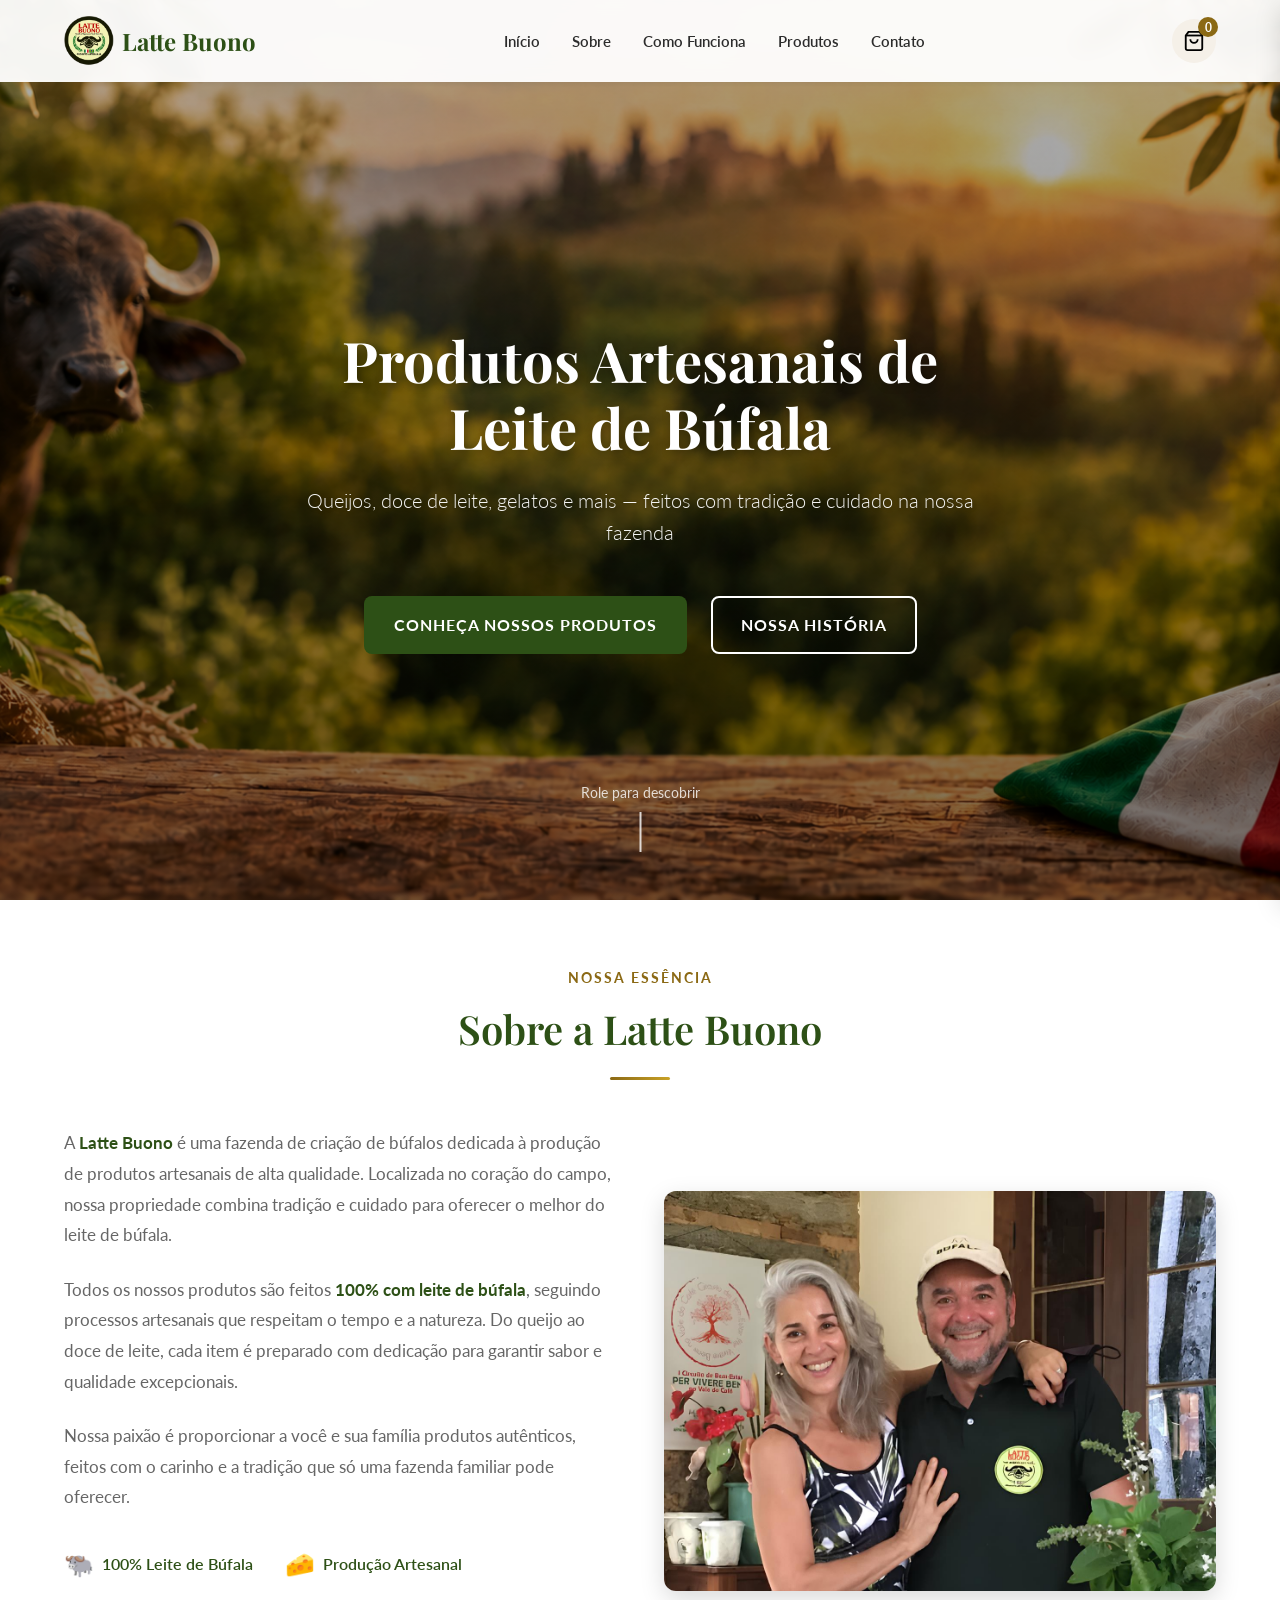
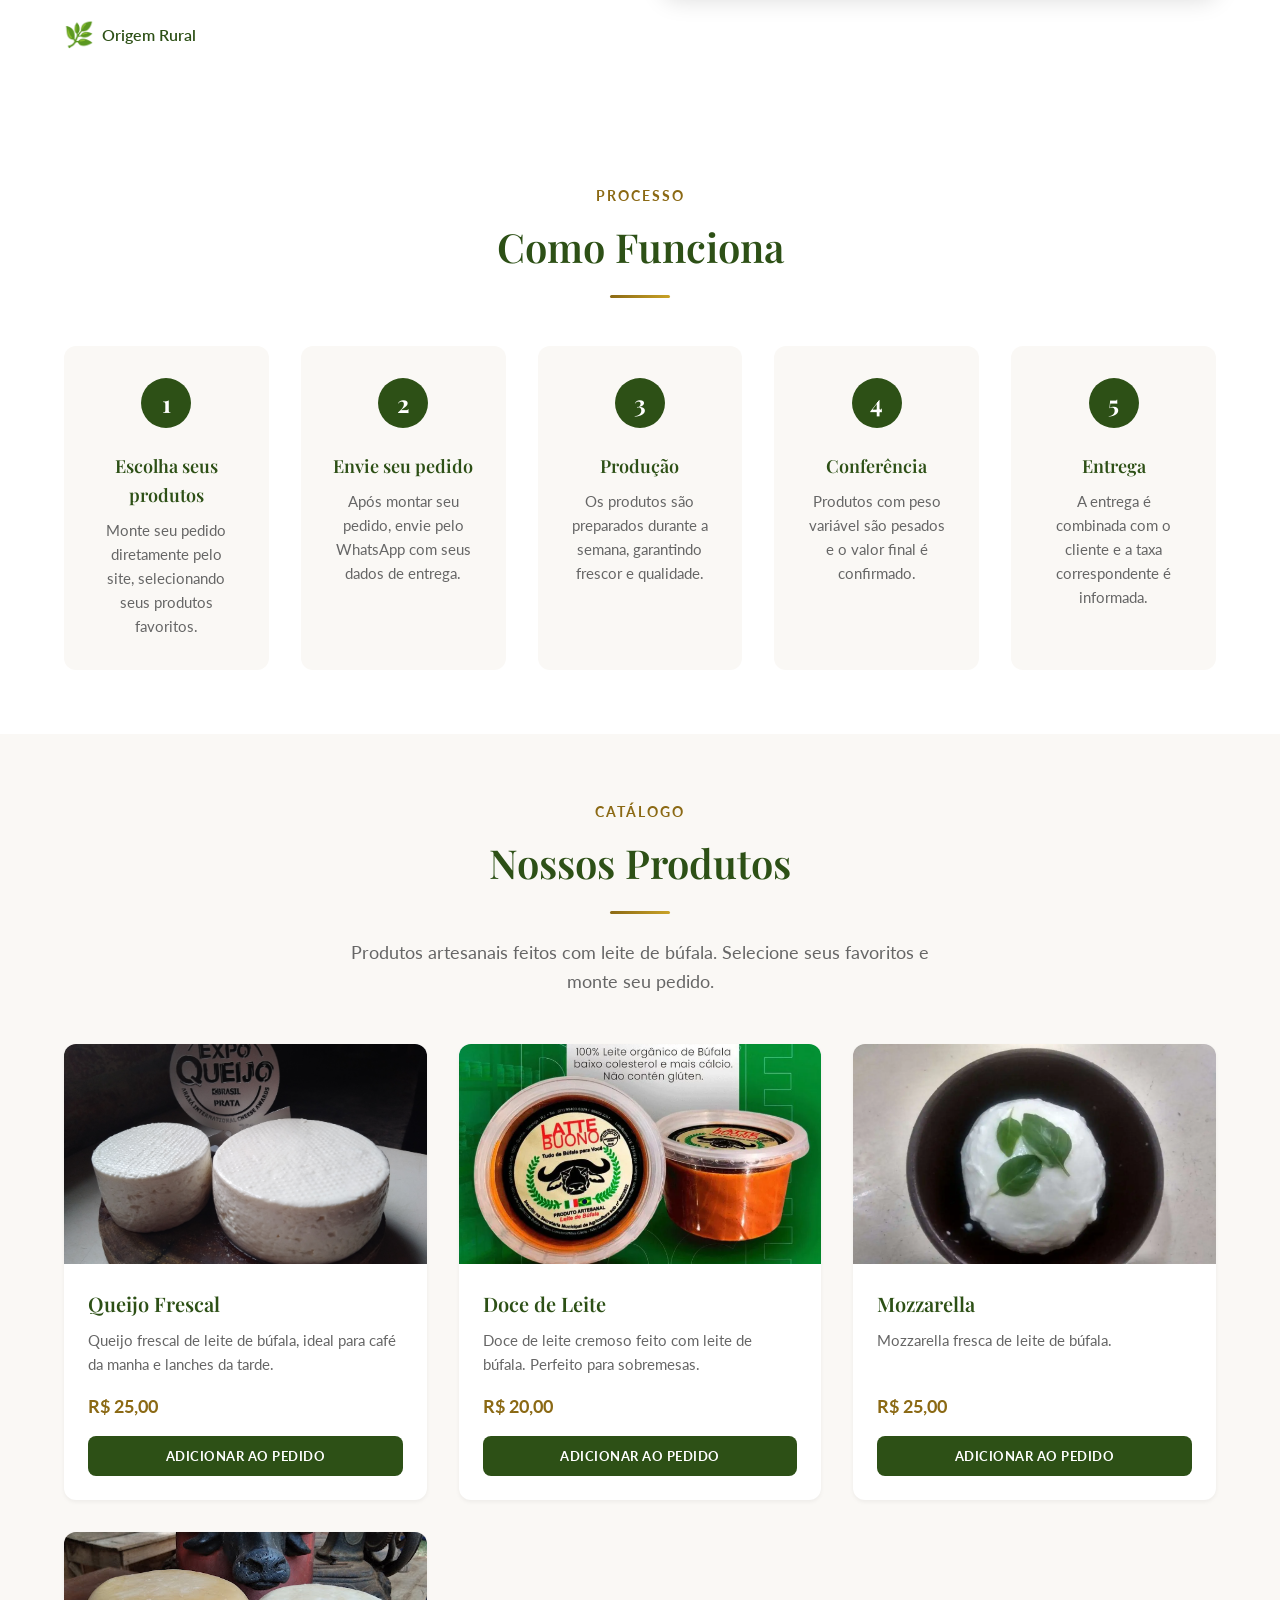
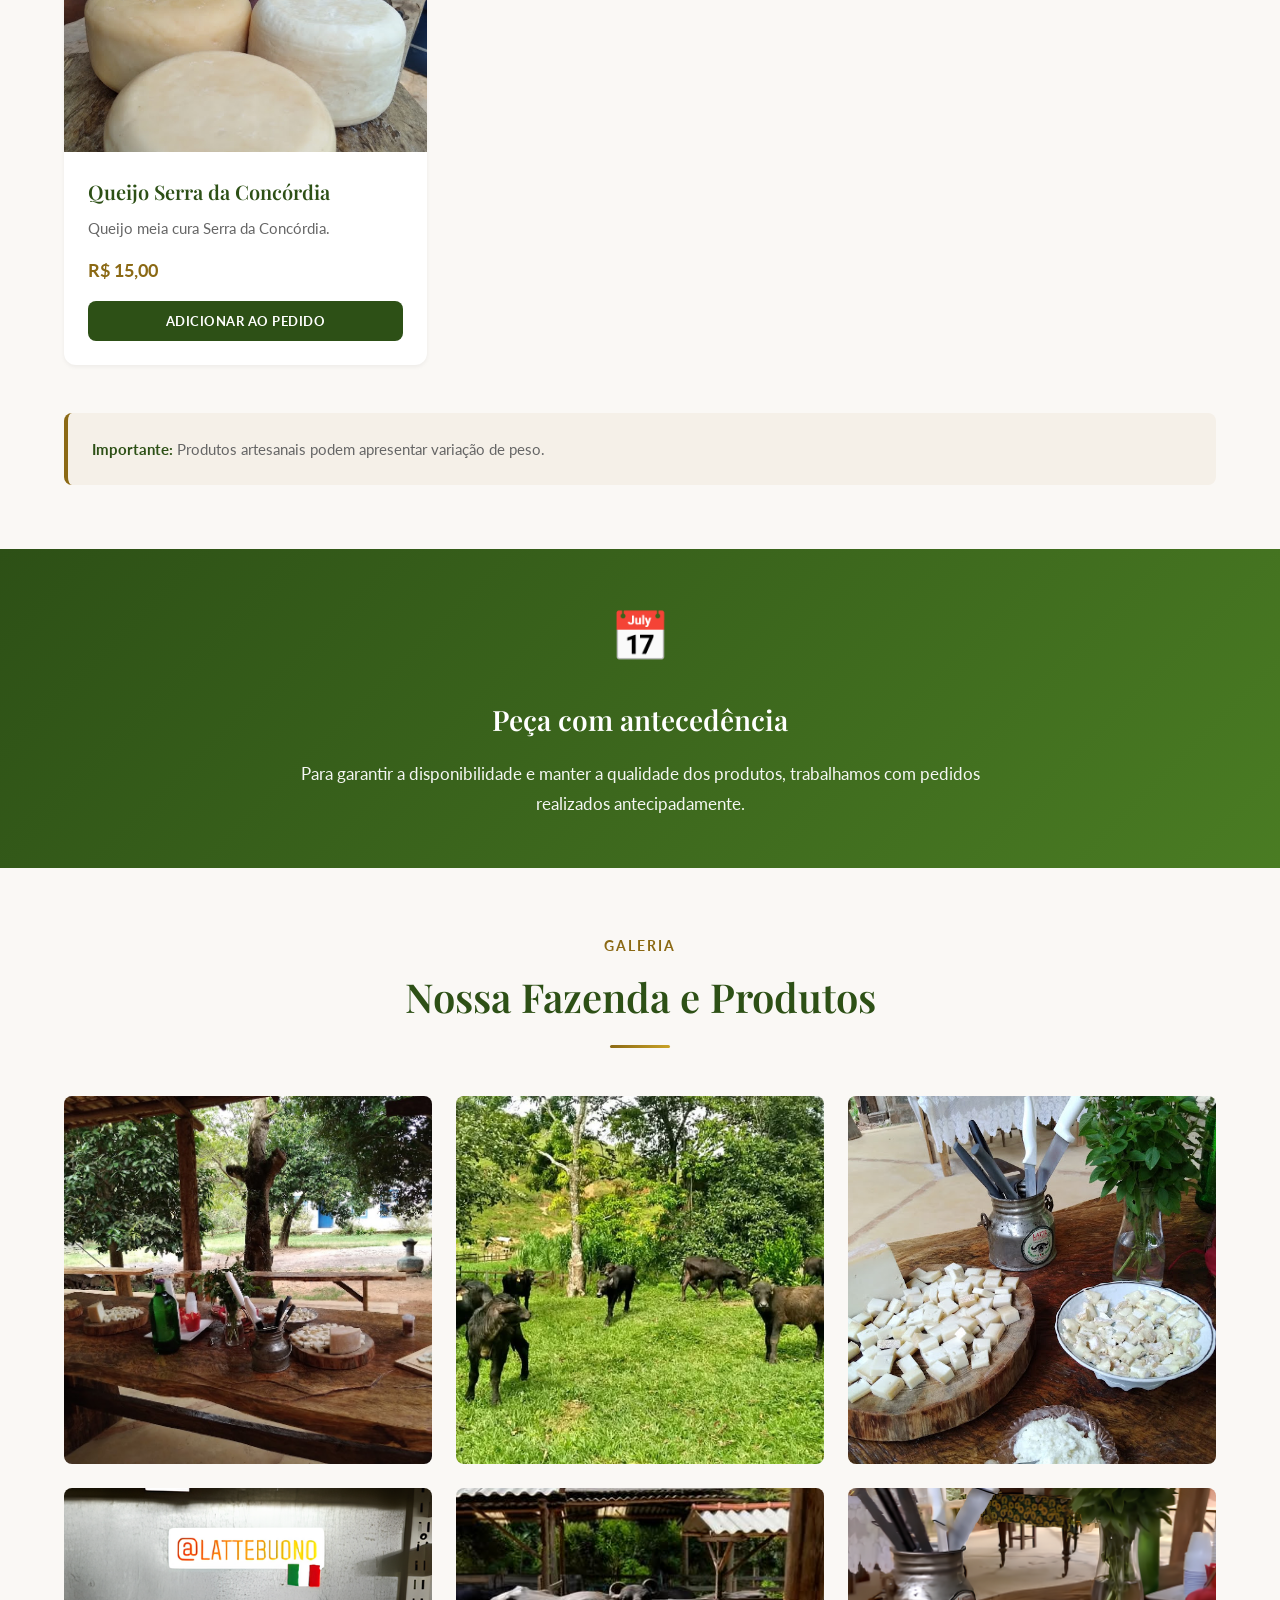
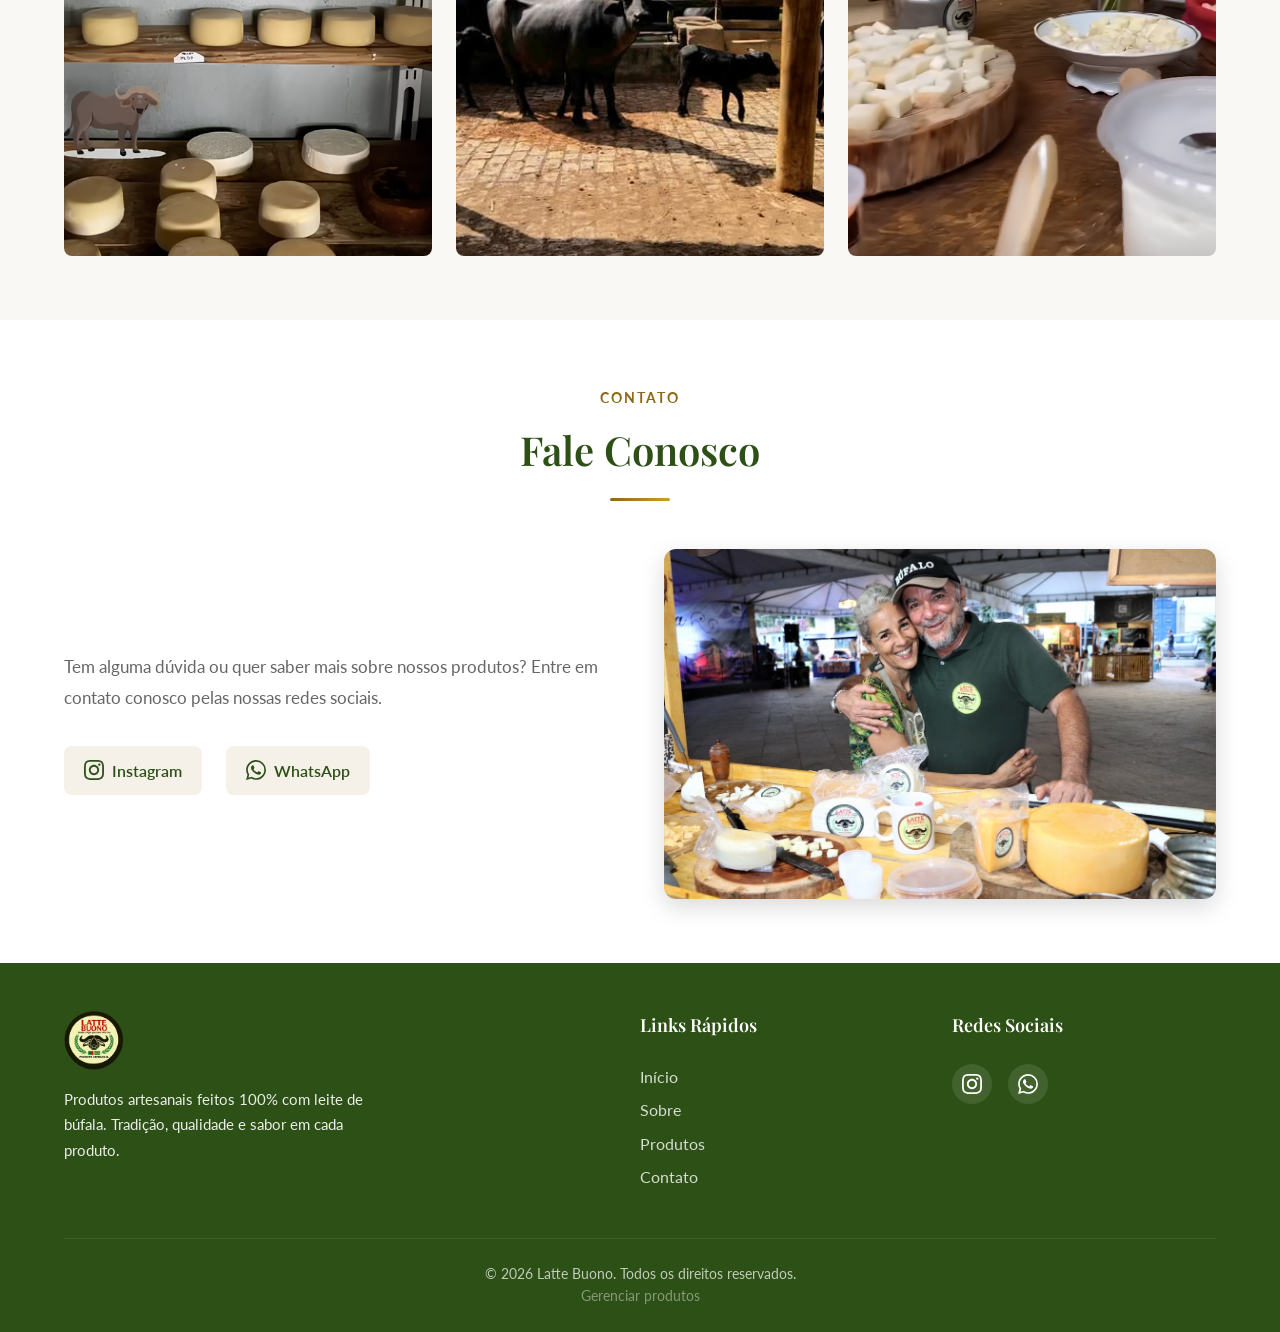
<file: index.html>
<!DOCTYPE html>
<html lang="pt-BR">
<head>
    <meta charset="UTF-8">
    <meta name="viewport" content="width=device-width, initial-scale=1.0, viewport-fit=cover">
    <title>Latte Buono | Produtos Artesanais de Leite de Búfala</title>
    <meta name="description" content="Latte Buono - Fazenda de criação de búfalos. Produtos artesanais feitos 100% com leite de búfala: queijos, manteiga, doce de leite, iogurtes e mais.">
    <meta property="og:title" content="Latte Buono | Produtos Artesanais">
    <meta property="og:description" content="Produtos artesanais feitos 100% com leite de búfala. Queijos, manteiga, doce de leite e mais.">
    <meta property="og:type" content="website">
    <meta property="og:image" content="images/hero.jpg">
    <link rel="preconnect" href="https://fonts.googleapis.com">
    <link rel="preconnect" href="https://fonts.gstatic.com" crossorigin>
    <link href="https://fonts.googleapis.com/css2?family=Playfair+Display:ital,wght@0,400;0,500;0,600;0,700;1,400&family=Lato:wght@300;400;700&display=swap" rel="stylesheet">
    <link rel="stylesheet" href="css/style.css">
    <link rel="icon" type="image/png" href="images/logo-latte-buono.png">
</head>
<body>

    <!-- HEADER -->
    <header class="header" id="header">
        <div class="header-container">
            <a href="#inicio" class="logo">
                <img src="images/Logo.png" alt="Latte Buono - Produtos Artesanais" class="logo-img">
                <span class="logo-text">Latte Buono</span>
            </a>

            <nav class="nav" id="nav">
                <ul class="nav-list">
                    <li><a href="#inicio" class="nav-link">Início</a></li>
                    <li><a href="#sobre" class="nav-link">Sobre</a></li>
                    <li><a href="#como-funciona" class="nav-link">Como Funciona</a></li>
                    <li><a href="#produtos" class="nav-link">Produtos</a></li>
                    <li><a href="#contato" class="nav-link">Contato</a></li>
                </ul>
            </nav>

            <div class="header-actions">
                <button class="cart-btn" id="cartBtn" aria-label="Abrir carrinho">
                    <svg class="cart-icon" viewBox="0 0 24 24" fill="none" stroke="currentColor" stroke-width="2">
                        <path d="M6 2L3 6v14a2 2 0 0 0 2 2h14a2 2 0 0 0 2-2V6l-3-4z"></path>
                        <line x1="3" y1="6" x2="21" y2="6"></line>
                        <path d="M16 10a4 4 0 0 1-8 0"></path>
                    </svg>
                    <span class="cart-count" id="cartCount">0</span>
                </button>

                <button class="menu-toggle" id="menuToggle" aria-label="Abrir menu">
                    <span></span>
                    <span></span>
                    <span></span>
                </button>
            </div>
        </div>
    </header>

    <!-- HERO -->
    <section class="hero" id="inicio">
        <div class="hero-bg">
            <img src="images/hero.png" alt="Fazenda Latte Buono - Búfalos e produção artesanal" class="hero-img">
            <div class="hero-overlay"></div>
        </div>
        <div class="hero-content">
            <h1 class="hero-title">Produtos Artesanais de Leite de Búfala</h1>
            <p class="hero-subtitle">Queijos, doce de leite, gelatos e mais — feitos com tradição e cuidado na nossa fazenda</p>
            <div class="hero-buttons">
                <a href="#produtos" class="btn btn-primary">Conheça nossos produtos</a>
                <a href="#sobre" class="btn btn-secondary">Nossa história</a>
            </div>
        </div>
        <div class="hero-scroll">
            <span>Role para descobrir</span>
            <div class="scroll-indicator"></div>
        </div>
    </section>

    <!-- SOBRE -->
    <section class="section sobre" id="sobre">
        <div class="container">
            <div class="section-header">
                <span class="section-tag">Nossa Essência</span>
                <h2 class="section-title">Sobre a Latte Buono</h2>
                <div class="section-divider"></div>
            </div>

            <div class="sobre-grid">
                <div class="sobre-content">
                    <p class="sobre-text">
                        A <strong>Latte Buono</strong> é uma fazenda de criação de búfalos dedicada à produção de 
                        produtos artesanais de alta qualidade. Localizada no coração do campo, nossa propriedade 
                        combina tradição e cuidado para oferecer o melhor do leite de búfala.
                    </p>
                    <p class="sobre-text">
                        Todos os nossos produtos são feitos <strong>100% com leite de búfala</strong>, seguindo 
                        processos artesanais que respeitam o tempo e a natureza. Do queijo ao doce de leite, 
                        cada item é preparado com dedicação para garantir sabor e qualidade excepcionais.
                    </p>
                    <p class="sobre-text">
                        Nossa paixão é proporcionar a você e sua família produtos autênticos, feitos com o 
                        carinho e a tradição que só uma fazenda familiar pode oferecer.
                    </p>
                    <div class="sobre-features">
                        <div class="feature">
                            <div class="feature-icon">🐃</div>
                            <span>100% Leite de Búfala</span>
                        </div>
                        <div class="feature">
                            <div class="feature-icon">🧀</div>
                            <span>Produção Artesanal</span>
                        </div>
                        <div class="feature">
                            <div class="feature-icon">🌿</div>
                            <span>Origem Rural</span>
                        </div>
                    </div>
                </div>
                <div class="sobre-image">
                    <img src="images/Eduardo_e_Monica.jpg" alt="Fazenda Latte Buono - Búfalos no pasto" loading="lazy">
                </div>
            </div>
        </div>
    </section>

    <!-- COMO FUNCIONA -->
    <section class="section como-funciona" id="como-funciona">
        <div class="container">
            <div class="section-header">
                <span class="section-tag">Processo</span>
                <h2 class="section-title">Como Funciona</h2>
                <div class="section-divider"></div>
            </div>

            <div class="steps-grid">
                <div class="step">
                    <div class="step-number">1</div>
                    <h3 class="step-title">Escolha seus produtos</h3>
                    <p class="step-desc">Monte seu pedido diretamente pelo site, selecionando seus produtos favoritos.</p>
                </div>
                <div class="step">
                    <div class="step-number">2</div>
                    <h3 class="step-title">Envie seu pedido</h3>
                    <p class="step-desc">Após montar seu pedido, envie pelo WhatsApp com seus dados de entrega.</p>
                </div>
                <div class="step">
                    <div class="step-number">3</div>
                    <h3 class="step-title">Produção</h3>
                    <p class="step-desc">Os produtos são preparados durante a semana, garantindo frescor e qualidade.</p>
                </div>
                <div class="step">
                    <div class="step-number">4</div>
                    <h3 class="step-title">Conferência</h3>
                    <p class="step-desc">Produtos com peso variável são pesados e o valor final é confirmado.</p>
                </div>
                <div class="step">
                    <div class="step-number">5</div>
                    <h3 class="step-title">Entrega</h3>
                    <p class="step-desc">A entrega é combinada com o cliente e a taxa correspondente é informada.</p>
                </div>
            </div>
        </div>
    </section>

    <!-- PRODUTOS -->
    <section class="section produtos" id="produtos">
        <div class="container">
            <div class="section-header">
                <span class="section-tag">Catálogo</span>
                <h2 class="section-title">Nossos Produtos</h2>
                <div class="section-divider"></div>
                <p class="section-desc">
                    Produtos artesanais feitos com leite de búfala. Selecione seus favoritos e monte seu pedido.
                </p>
            </div>

            <div class="products-grid" id="productsGrid">
                <!-- Produtos serão inseridos via JavaScript -->
            </div>

            <div class="products-notice">
                <p>
                    <strong>Importante:</strong> Produtos artesanais podem apresentar variação de peso.
                </p>
            </div>
        </div>
    </section>

    <!-- AVISO PEDIDOS ANTECIPADOS -->
    <section class="section aviso">
        <div class="container">
            <div class="aviso-box">
                <div class="aviso-icon">📅</div>
                <h3 class="aviso-title">Peça com antecedência</h3>
                <p class="aviso-text">
                    Para garantir a disponibilidade e manter a qualidade dos produtos, trabalhamos com 
                    pedidos realizados antecipadamente.
                </p>
            </div>
        </div>
    </section>

    <!-- GALERIA -->
    <section class="section galeria">
        <div class="container">
            <div class="section-header">
                <span class="section-tag">Galeria</span>
                <h2 class="section-title">Nossa Fazenda e Produtos</h2>
                <div class="section-divider"></div>
            </div>

            <div class="gallery-grid">
                <div class="gallery-item">
                    <img src="images/Mesa_visitacao.jpg" alt="Búfalos da Fazenda Latte Buono" loading="lazy">
                </div>
                <div class="gallery-item">
                    <img src="images/queijo.jpg" alt="Queijo artesanal Latte Buono" loading="lazy">
                </div>
                <div class="gallery-item">
                    <img src="images/Mesa_visitacao_2.jpg" alt="Processo de produção artesanal" loading="lazy">
                </div>
                <div class="gallery-item">
                    <img src="images/camara_de_maturacao.png" alt="Doce de leite artesanal" loading="lazy">
                </div>
                <div class="gallery-item">
                    <img src="images/iogurte.jpg" alt="Manteiga artesanal de leite de búfala" loading="lazy">
                </div>
                <div class="gallery-item">
                    <img src="images/mesa.png" alt="Iogurte artesanal de leite de búfala" loading="lazy">
                </div>
            </div>
        </div>
    </section>

    <!-- CONTATO -->
    <section class="section contato" id="contato">
        <div class="container">
            <div class="section-header">
                <span class="section-tag">Contato</span>
                <h2 class="section-title">Fale Conosco</h2>
                <div class="section-divider"></div>
            </div>

            <div class="contato-grid">
                <div class="contato-info">
                    <p class="contato-text">
                        Tem alguma dúvida ou quer saber mais sobre nossos produtos? 
                        Entre em contato conosco pelas nossas redes sociais.
                    </p>
                    <div class="contato-links">
                        <a href="https://www.instagram.com/lattebuono/" target="_blank" rel="noopener" class="contato-link">
                            <svg viewBox="0 0 24 24" fill="currentColor" class="contato-icon">
                                <path d="M12 2.163c3.204 0 3.584.012 4.85.07 3.252.148 4.771 1.691 4.919 4.919.058 1.265.069 1.645.069 4.849 0 3.205-.012 3.584-.069 4.849-.149 3.225-1.664 4.771-4.919 4.919-1.266.058-1.644.07-4.85.07-3.204 0-3.584-.012-4.849-.07-3.26-.149-4.771-1.699-4.919-4.92-.058-1.265-.07-1.644-.07-4.849 0-3.204.013-3.583.07-4.849.149-3.227 1.664-4.771 4.919-4.919 1.266-.057 1.645-.069 4.849-.069zm0-2.163c-3.259 0-3.667.014-4.947.072-4.358.2-6.78 2.618-6.98 6.98-.059 1.281-.073 1.689-.073 4.948 0 3.259.014 3.668.072 4.948.2 4.358 2.618 6.78 6.98 6.98 1.281.058 1.689.072 4.948.072 3.259 0 3.668-.014 4.948-.072 4.354-.2 6.782-2.618 6.979-6.98.059-1.28.073-1.689.073-4.948 0-3.259-.014-3.667-.072-4.947-.196-4.354-2.617-6.78-6.979-6.98-1.281-.059-1.69-.073-4.949-.073zm0 5.838c-3.403 0-6.162 2.759-6.162 6.162s2.759 6.163 6.162 6.163 6.162-2.759 6.162-6.163c0-3.403-2.759-6.162-6.162-6.162zm0 10.162c-2.209 0-4-1.79-4-4 0-2.209 1.791-4 4-4s4 1.791 4 4c0 2.21-1.791 4-4 4zm6.406-11.845c-.796 0-1.441.645-1.441 1.44s.645 1.44 1.441 1.44c.795 0 1.439-.645 1.439-1.44s-.644-1.44-1.439-1.44z"/>
                            </svg>
                            <span>Instagram</span>
                        </a>
                        <a href="https://wa.me/5524999405665" target="_blank" rel="noopener" class="contato-link">
                            <svg viewBox="0 0 24 24" fill="currentColor" class="contato-icon">
                                <path d="M17.472 14.382c-.297-.149-1.758-.867-2.03-.967-.273-.099-.471-.148-.67.15-.197.297-.767.966-.94 1.164-.173.199-.347.223-.644.075-.297-.15-1.255-.463-2.39-1.475-.883-.788-1.48-1.761-1.653-2.059-.173-.297-.018-.458.13-.606.134-.133.298-.347.446-.52.149-.174.198-.298.298-.497.099-.198.05-.371-.025-.52-.075-.149-.669-1.612-.916-2.207-.242-.579-.487-.5-.669-.51-.173-.008-.371-.01-.57-.01-.198 0-.52.074-.792.372-.272.297-1.04 1.016-1.04 2.479 0 1.462 1.065 2.875 1.213 3.074.149.198 2.096 3.2 5.077 4.487.709.306 1.262.489 1.694.625.712.227 1.36.195 1.871.118.571-.085 1.758-.719 2.006-1.413.248-.694.248-1.289.173-1.413-.074-.124-.272-.198-.57-.347m-5.421 7.403h-.004a9.87 9.87 0 01-5.031-1.378l-.361-.214-3.741.982.998-3.648-.235-.374a9.86 9.86 0 01-1.51-5.26c.001-5.45 4.436-9.884 9.888-9.884 2.64 0 5.122 1.03 6.988 2.898a9.825 9.825 0 012.893 6.994c-.003 5.45-4.437 9.884-9.885 9.884m8.413-18.297A11.815 11.815 0 0012.05 0C5.495 0 .16 5.335.157 11.892c0 2.096.547 4.142 1.588 5.945L.057 24l6.305-1.654a11.882 11.882 0 005.683 1.448h.005c6.554 0 11.89-5.335 11.893-11.893a11.821 11.821 0 00-3.48-8.413z"/>
                            </svg>
                            <span>WhatsApp</span>
                        </a>
                    </div>
                </div>
                <div class="contato-image">
                    <img src="images/feira_eduardo_e_monica.jpg" alt="Produção artesanal Latte Buono" loading="lazy">
                </div>
            </div>
        </div>
    </section>

    <!-- FOOTER -->
    <footer class="footer">
        <div class="container">
            <div class="footer-content">
                <div class="footer-brand">
                    <img src="images/Logo.png" alt="Latte Buono" class="footer-logo">
                    <p class="footer-desc">
                        Produtos artesanais feitos 100% com leite de búfala. 
                        Tradição, qualidade e sabor em cada produto.
                    </p>
                </div>
                <div class="footer-links">
                    <h4>Links Rápidos</h4>
                    <ul>
                        <li><a href="#inicio">Início</a></li>
                        <li><a href="#sobre">Sobre</a></li>
                        <li><a href="#produtos">Produtos</a></li>
                        <li><a href="#contato">Contato</a></li>
                    </ul>
                </div>
                <div class="footer-social">
                    <h4>Redes Sociais</h4>
                    <div class="social-links">
                        <a href="https://www.instagram.com/lattebuono/" target="_blank" rel="noopener" aria-label="Instagram">
                            <svg viewBox="0 0 24 24" fill="currentColor">
                                <path d="M12 2.163c3.204 0 3.584.012 4.85.07 3.252.148 4.771 1.691 4.919 4.919.058 1.265.069 1.645.069 4.849 0 3.205-.012 3.584-.069 4.849-.149 3.225-1.664 4.771-4.919 4.919-1.266.058-1.644.07-4.85.07-3.204 0-3.584-.012-4.849-.07-3.26-.149-4.771-1.699-4.919-4.92-.058-1.265-.07-1.644-.07-4.849 0-3.204.013-3.583.07-4.849.149-3.227 1.664-4.771 4.919-4.919 1.266-.057 1.645-.069 4.849-.069zm0-2.163c-3.259 0-3.667.014-4.947.072-4.358.2-6.78 2.618-6.98 6.98-.059 1.281-.073 1.689-.073 4.948 0 3.259.014 3.668.072 4.948.2 4.358 2.618 6.78 6.98 6.98 1.281.058 1.689.072 4.948.072 3.259 0 3.668-.014 4.948-.072 4.354-.2 6.782-2.618 6.979-6.98.059-1.28.073-1.689.073-4.948 0-3.259-.014-3.667-.072-4.947-.196-4.354-2.617-6.78-6.979-6.98-1.281-.059-1.69-.073-4.949-.073zm0 5.838c-3.403 0-6.162 2.759-6.162 6.162s2.759 6.163 6.162 6.163 6.162-2.759 6.162-6.163c0-3.403-2.759-6.162-6.162-6.162zm0 10.162c-2.209 0-4-1.79-4-4 0-2.209 1.791-4 4-4s4 1.791 4 4c0 2.21-1.791 4-4 4zm6.406-11.845c-.796 0-1.441.645-1.441 1.44s.645 1.44 1.441 1.44c.795 0 1.439-.645 1.439-1.44s-.644-1.44-1.439-1.44z"/>
                            </svg>
                        </a>
                        <a href="https://wa.me/5524999405665" target="_blank" rel="noopener" aria-label="WhatsApp">
                            <svg viewBox="0 0 24 24" fill="currentColor">
                                <path d="M17.472 14.382c-.297-.149-1.758-.867-2.03-.967-.273-.099-.471-.148-.67.15-.197.297-.767.966-.94 1.164-.173.199-.347.223-.644.075-.297-.15-1.255-.463-2.39-1.475-.883-.788-1.48-1.761-1.653-2.059-.173-.297-.018-.458.13-.606.134-.133.298-.347.446-.52.149-.174.198-.298.298-.497.099-.198.05-.371-.025-.52-.075-.149-.669-1.612-.916-2.207-.242-.579-.487-.5-.669-.51-.173-.008-.371-.01-.57-.01-.198 0-.52.074-.792.372-.272.297-1.04 1.016-1.04 2.479 0 1.462 1.065 2.875 1.213 3.074.149.198 2.096 3.2 5.077 4.487.709.306 1.262.489 1.694.625.712.227 1.36.195 1.871.118.571-.085 1.758-.719 2.006-1.413.248-.694.248-1.289.173-1.413-.074-.124-.272-.198-.57-.347m-5.421 7.403h-.004a9.87 9.87 0 01-5.031-1.378l-.361-.214-3.741.982.998-3.648-.235-.374a9.86 9.86 0 01-1.51-5.26c.001-5.45 4.436-9.884 9.888-9.884 2.64 0 5.122 1.03 6.988 2.898a9.825 9.825 0 012.893 6.994c-.003 5.45-4.437 9.884-9.885 9.884m8.413-18.297A11.815 11.815 0 0012.05 0C5.495 0 .16 5.335.157 11.892c0 2.096.547 4.142 1.588 5.945L.057 24l6.305-1.654a11.882 11.882 0 005.683 1.448h.005c6.554 0 11.89-5.335 11.893-11.893a11.821 11.821 0 00-3.48-8.413z"/>
                            </svg>
                        </a>
                    </div>
                </div>
            </div>
            <div class="footer-bottom">
                <p>&copy; 2026 Latte Buono. Todos os direitos reservados.</p>
                <a href="admin.html" style="color: inherit; opacity: 0.6; font-size: 0.85rem;">Gerenciar produtos</a>
            </div>
        </div>
    </footer>

    <!-- CARRINHO LATERAL -->
    <div class="cart-overlay" id="cartOverlay"></div>
    <aside class="cart-sidebar" id="cartSidebar" aria-label="Carrinho de compras">
        <div class="cart-header">
            <h3>Seu Pedido</h3>
            <button class="cart-close" id="cartClose" aria-label="Fechar carrinho">&times;</button>
        </div>

        <div class="cart-items" id="cartItems">
            <!-- Itens do carrinho serão inseridos via JavaScript -->
        </div>

        <div class="cart-footer" id="cartFooter">
            <div class="cart-subtotal">
                <span>Subtotal:</span>
                <strong id="cartSubtotal">R$ 0,00</strong>
            </div>
            <p class="cart-note">Taxa de entrega: será informada posteriormente.</p>
            <button class="btn btn-primary btn-full" id="checkoutBtn" disabled>
                Finalizar Pedido
            </button>
        </div>
    </aside>

    <!-- MODAL DE PEDIDO -->
    <div class="modal-overlay" id="modalOverlay">
        <div class="modal" role="dialog" aria-modal="true" aria-labelledby="modalTitle">
            <div class="modal-header">
                <h3 id="modalTitle">Finalizar Pedido</h3>
                <button class="modal-close" id="modalClose" aria-label="Fechar">&times;</button>
            </div>

            <div class="modal-body">
                <!-- Resumo do Pedido -->
                <div class="order-summary" id="orderSummary">
                    <h4>Resumo do Pedido</h4>
                    <div class="order-items" id="orderItems"></div>
                    <div class="order-total">
                        <span>Subtotal:</span>
                        <strong id="orderSubtotal">R$ 0,00</strong>
                    </div>
                    <p class="order-note">Taxa de entrega: será informada posteriormente.</p>
                </div>

                <!-- Formulário -->
                <form class="order-form" id="orderForm">
                    <h4>Dados para Entrega</h4>
                    
                    <div class="form-group">
                        <label for="nome">Nome completo *</label>
                        <input type="text" id="nome" name="nome" required placeholder="Seu nome">
                    </div>

                    <div class="form-row">
                        <div class="form-group">
                            <label for="cep">CEP *</label>
                            <input type="text" id="cep" name="cep" required placeholder="00000-000" maxlength="9">
                        </div>
                        <div class="form-group">
                            <label for="cidade">Cidade *</label>
                            <input type="text" id="cidade" name="cidade" required placeholder="Cidade">
                        </div>
                    </div>

                    <div class="form-row">
                        <div class="form-group">
                            <label for="rua">Rua *</label>
                            <input type="text" id="rua" name="rua" required placeholder="Nome da rua">
                        </div>
                        <div class="form-group">
                            <label for="numero">Número *</label>
                            <input type="text" id="numero" name="numero" required placeholder="Nº">
                        </div>
                    </div>

                    <div class="form-row">
                        <div class="form-group">
                            <label for="bairro">Bairro *</label>
                            <input type="text" id="bairro" name="bairro" required placeholder="Bairro">
                        </div>
                        <div class="form-group">
                            <label for="complemento">Complemento</label>
                            <input type="text" id="complemento" name="complemento" placeholder="Apto, bloco, etc.">
                        </div>
                    </div>

                    <div class="form-group">
                        <label for="observacao">Observação</label>
                        <textarea id="observacao" name="observacao" rows="3" placeholder="Ex: Entregar depois das 18h, casa com portão azul..."></textarea>
                    </div>
                </form>
            </div>

            <div class="modal-footer">
                <button class="btn btn-outline-dark" id="backToCart">Voltar</button>
                <button class="btn btn-primary" id="sendOrder">Enviar pedido</button>
            </div>
        </div>
    </div>

    <!-- MODAL DE CONFIRMAÇÃO DE PAGAMENTO (PIX) -->
    <div class="modal-overlay" id="paymentOverlay">
        <div class="modal" role="dialog" aria-modal="true" aria-labelledby="paymentTitle">
            <div class="modal-header">
                <h3 id="paymentTitle">Pedido registrado!</h3>
                <button class="modal-close" id="paymentClose" aria-label="Fechar">&times;</button>
            </div>

            <div class="modal-body">
                <div class="payment-summary">
                    <span class="payment-label">Total do pedido</span>
                    <strong class="payment-total" id="paymentTotal">R$ 0,00</strong>
                </div>

                <div class="pix-box">
                    <div class="pix-box-header">
                        <span class="pix-icon" aria-hidden="true">📱</span>
                        <h4>Pagamento via Pix</h4>
                    </div>
                    <p class="pix-text">Faça o pagamento utilizando a chave Pix abaixo:</p>
                    <div class="pix-key-row">
                        <code class="pix-key" id="pixKeyDisplay">24999405665</code>
                        <button class="btn btn-primary btn-copy" id="copyPixBtn" type="button">Copiar chave Pix</button>
                    </div>
                    <p class="pix-hint">Chave Pix (telefone)</p>
                    <p class="pix-recipient">Recebedor: <strong id="pixRecipientDisplay">Thanus Raposo</strong></p>
                    <p class="pix-copy-feedback" id="copyFeedback">Chave Pix copiada!</p>
                </div>

                <p class="payment-instruction">
                    Depois de realizar o pagamento, envie o comprovante pelo WhatsApp para confirmar o pedido.
                </p>
            </div>

            <div class="modal-footer">
                <button class="btn btn-outline-dark" id="paymentCloseBtn">Fechar</button>
                <button class="btn btn-whatsapp" id="sendProofBtn">
                    Enviar comprovante pelo WhatsApp
                </button>
            </div>
        </div>
    </div>

    <!-- BOTÃO FLUTUANTE DO CARRINHO (Mobile) -->
    <button class="cart-fab" id="cartFab" aria-label="Ver carrinho">
        <svg viewBox="0 0 24 24" fill="none" stroke="currentColor" stroke-width="2">
            <path d="M6 2L3 6v14a2 2 0 0 0 2 2h14a2 2 0 0 0 2-2V6l-3-4z"></path>
            <line x1="3" y1="6" x2="21" y2="6"></line>
            <path d="M16 10a4 4 0 0 1-8 0"></path>
        </svg>
        <span class="fab-count" id="fabCount">0</span>
    </button>

    <script src="js/script.js"></script>
</body>
</html>
</file>
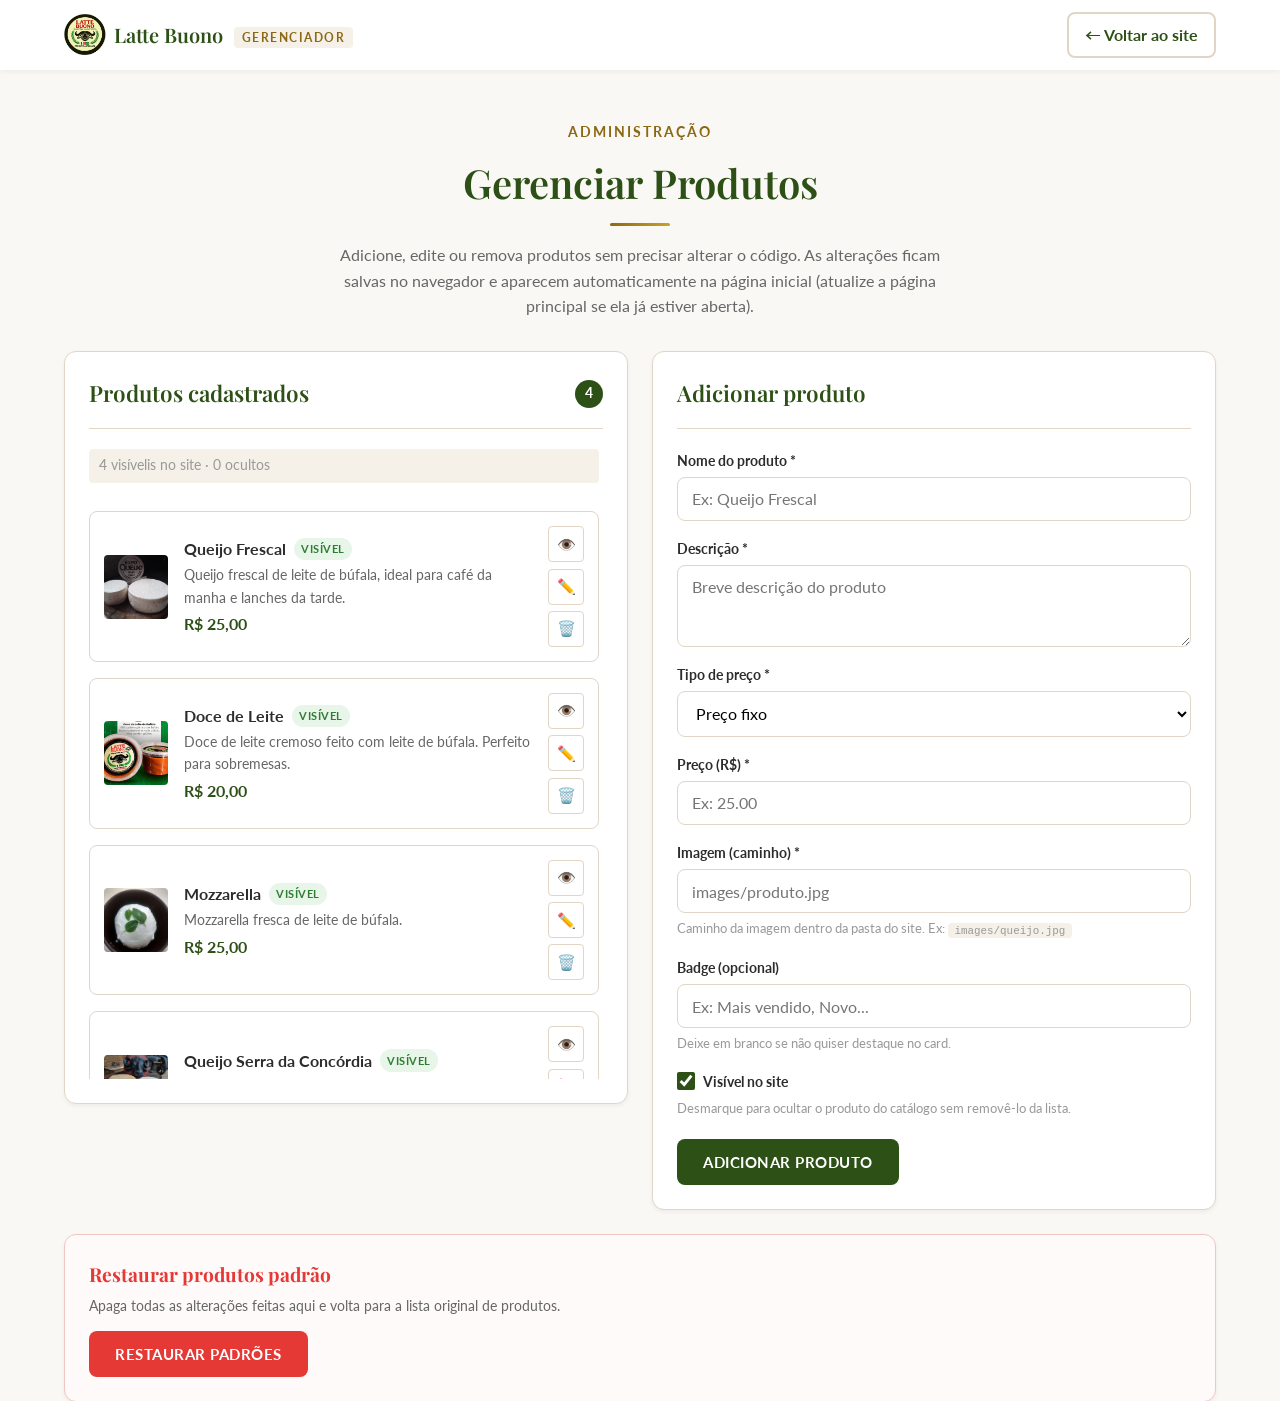
<file: admin.html>
<!DOCTYPE html>
<html lang="pt-BR">
<head>
    <meta charset="UTF-8">
    <meta name="viewport" content="width=device-width, initial-scale=1.0">
    <title>Latte Buono | Gerenciar Produtos</title>
    <meta name="robots" content="noindex, nofollow">
    <link rel="preconnect" href="https://fonts.googleapis.com">
    <link rel="preconnect" href="https://fonts.gstatic.com" crossorigin>
    <link href="https://fonts.googleapis.com/css2?family=Playfair+Display:ital,wght@0,400;0,500;0,600;0,700;1,400&family=Lato:wght@300;400;700&display=swap" rel="stylesheet">
    <link rel="stylesheet" href="css/admin.css">
    <link rel="icon" type="image/png" href="images/logo-latte-buono.png">
</head>
<body>

    <!-- HEADER -->
    <header class="admin-header">
        <div class="admin-header-container">
            <a href="index.html" class="admin-brand">
                <img src="images/Logo.png" alt="Latte Buono" class="admin-logo">
                <span class="admin-brand-text">Latte Buono <em>Gerenciador</em></span>
            </a>
            <a href="index.html" class="btn-back">← Voltar ao site</a>
        </div>
    </header>

    <main class="container">

        <div class="page-header">
            <span class="section-tag">Administração</span>
            <h1 class="page-title">Gerenciar Produtos</h1>
            <div class="section-divider"></div>
            <p class="page-desc">
                Adicione, edite ou remova produtos sem precisar alterar o código.
                As alterações ficam salvas no navegador e aparecem automaticamente na página inicial
                (atualize a página principal se ela já estiver aberta).
            </p>
        </div>

        <div class="admin-grid">

            <!-- LISTA DE PRODUTOS -->
            <section class="panel">
                <div class="panel-header">
                    <h2>Produtos cadastrados</h2>
                    <span class="count-badge" id="productCount">0</span>
                </div>
                <div class="product-list" id="productList">
                    <!-- Produtos inseridos via JavaScript -->
                </div>
            </section>

            <!-- FORMULÁRIO -->
            <section class="panel">
                <div class="panel-header">
                    <h2 id="formTitle">Adicionar produto</h2>
                </div>

                <form id="productForm" class="product-form" novalidate>
                    <input type="hidden" id="productId">

                    <div class="form-group">
                        <label for="name">Nome do produto *</label>
                        <input type="text" id="name" placeholder="Ex: Queijo Frescal" required>
                    </div>

                    <div class="form-group">
                        <label for="description">Descrição *</label>
                        <textarea id="description" rows="3" placeholder="Breve descrição do produto" required></textarea>
                    </div>

                    <div class="form-group">
                        <label for="priceType">Tipo de preço *</label>
                        <select id="priceType">
                            <option value="fixed">Preço fixo</option>
                        </select>
                    </div>

                    <div class="form-group" id="fixedPriceGroup">
                        <label for="price">Preço (R$) *</label>
                        <input type="number" id="price" step="0.01" min="0" placeholder="Ex: 25.00">
                    </div>

                    <div class="form-group">
                        <label for="image">Imagem (caminho) *</label>
                        <input type="text" id="image" placeholder="images/produto.jpg">
                        <div class="image-preview" id="imagePreview" style="display: none;"></div>
                        <p class="field-hint">Caminho da imagem dentro da pasta do site. Ex: <code>images/queijo.jpg</code></p>
                    </div>

                    <div class="form-group">
                        <label for="badge">Badge (opcional)</label>
                        <input type="text" id="badge" placeholder="Ex: Mais vendido, Novo...">
                        <p class="field-hint">Deixe em branco se não quiser destaque no card.</p>
                    </div>

                    <div class="form-group">
                        <label class="checkbox-label" for="visible">
                            <input type="checkbox" id="visible" checked>
                            <span>Visível no site</span>
                        </label>
                        <p class="field-hint">Desmarque para ocultar o produto do catálogo sem removê-lo da lista.</p>
                    </div>

                    <div class="form-actions">
                        <button type="submit" class="btn btn-primary" id="saveBtn">Adicionar produto</button>
                        <button type="button" class="btn btn-outline" id="cancelBtn" style="display: none;">Cancelar edição</button>
                    </div>
                </form>
            </section>

        </div>

        <!-- RESTAURAR PADRÕES -->
        <section class="panel danger-zone">
            <div class="danger-content">
                <h2>Restaurar produtos padrão</h2>
                <p>Apaga todas as alterações feitas aqui e volta para a lista original de produtos.</p>
                <button class="btn btn-danger" id="resetBtn">Restaurar padrões</button>
            </div>
        </section>

    </main>

    <!-- TOAST -->
    <div class="toast" id="toast"></div>

    <script src="js/admin.js"></script>
</body>
</html>
</file>
<file: css/style.css>
/* ============================================
   LATTE BUONO - STYLESHEET
   Identidade: Artesanal, Rural, Premium
   ============================================ */

/* ---------- VARIABLES ---------- */
:root {
    /* Paleta de cores - inspirada no artesanal/rural */
    --color-primary: #2d5016;        /* Verde escuro - campo */
    --color-primary-light: #4a7c23;  /* Verde médio */
    --color-secondary: #8b6914;      /* Dourado/âmbar - premium */
    --color-accent: #c9a227;         /* Dourado claro */
    --color-cream: #faf8f5;           /* Creme - fundo */
    --color-cream-dark: #f5f0e8;      /* Creme escuro */
    --color-white: #ffffff;
    --color-text: #2c2c2c;
    --color-text-light: #666666;
    --color-text-muted: #999999;
    --color-border: #e0d5c7;
    --color-success: #4caf50;
    --color-error: #e53935;
    --color-whatsapp: #25d366;
    --color-whatsapp-dark: #128c7e;

    /* Tipografia */
    --font-heading: 'Playfair Display', Georgia, serif;
    --font-body: 'Lato', 'Segoe UI', sans-serif;

    /* Espaçamentos */
    --spacing-xs: 0.5rem;
    --spacing-sm: 1rem;
    --spacing-md: 1.5rem;
    --spacing-lg: 2rem;
    --spacing-xl: 3rem;
    --spacing-xxl: 4rem;

    /* Bordas */
    --radius-sm: 4px;
    --radius-md: 8px;
    --radius-lg: 12px;
    --radius-xl: 20px;

    /* Sombras */
    --shadow-sm: 0 2px 4px rgba(0, 0, 0, 0.05);
    --shadow-md: 0 4px 12px rgba(0, 0, 0, 0.1);
    --shadow-lg: 0 8px 24px rgba(0, 0, 0, 0.15);

    /* Transições */
    --transition-fast: 0.2s ease;
    --transition-normal: 0.3s ease;
    --transition-slow: 0.5s ease;
}

/* ---------- RESET & BASE ---------- */
*, *::before, *::after {
    margin: 0;
    padding: 0;
    box-sizing: border-box;
}

html {
    scroll-behavior: smooth;
    font-size: 16px;
}

body {
    font-family: var(--font-body);
    color: var(--color-text);
    line-height: 1.6;
    background-color: var(--color-cream);
    overflow-x: hidden;
}

img {
    max-width: 100%;
    height: auto;
    display: block;
}

a {
    text-decoration: none;
    color: inherit;
    transition: color var(--transition-fast);
}

ul {
    list-style: none;
}

button {
    cursor: pointer;
    border: none;
    background: none;
    font-family: inherit;
}

input, textarea {
    font-family: inherit;
    font-size: inherit;
}

/* ---------- UTILITIES ---------- */
.container {
    max-width: 1200px;
    margin: 0 auto;
    padding: 0 var(--spacing-md);
}

.section {
    padding: var(--spacing-xxl) 0;
}

.section-header {
    text-align: center;
    margin-bottom: var(--spacing-xl);
}

.section-tag {
    display: inline-block;
    font-size: 0.875rem;
    font-weight: 700;
    text-transform: uppercase;
    letter-spacing: 2px;
    color: var(--color-secondary);
    margin-bottom: var(--spacing-xs);
}

.section-title {
    font-family: var(--font-heading);
    font-size: 2.5rem;
    font-weight: 600;
    color: var(--color-primary);
    margin-bottom: var(--spacing-sm);
}

.section-divider {
    width: 60px;
    height: 3px;
    background: linear-gradient(90deg, var(--color-secondary), var(--color-accent));
    margin: 0 auto var(--spacing-md);
    border-radius: 2px;
}

.section-desc {
    font-size: 1.125rem;
    color: var(--color-text-light);
    max-width: 600px;
    margin: 0 auto;
}

/* ---------- BUTTONS ---------- */
.btn {
    display: inline-flex;
    align-items: center;
    justify-content: center;
    gap: var(--spacing-xs);
    padding: 0.875rem 1.75rem;
    font-size: 1rem;
    font-weight: 700;
    text-transform: uppercase;
    letter-spacing: 1px;
    border-radius: var(--radius-md);
    transition: all var(--transition-normal);
    cursor: pointer;
    border: 2px solid transparent;
}

.btn-primary {
    background: var(--color-primary);
    color: var(--color-white);
}

.btn-primary:hover {
    background: var(--color-primary-light);
    transform: translateY(-2px);
    box-shadow: var(--shadow-md);
}

.btn-secondary {
    background: transparent;
    color: var(--color-white);
    border-color: var(--color-white);
}

.btn-secondary:hover {
    background: var(--color-white);
    color: var(--color-primary);
}

.btn-whatsapp {
    background: var(--color-whatsapp);
    color: var(--color-white);
}

.btn-whatsapp:hover {
    background: var(--color-whatsapp-dark);
    transform: translateY(-2px);
    box-shadow: var(--shadow-md);
}

.btn-full {
    width: 100%;
}

.whatsapp-icon {
    width: 20px;
    height: 20px;
}

/* ---------- HEADER ---------- */
.header {
    position: fixed;
    top: 0;
    left: 0;
    right: 0;
    z-index: 1000;
    padding-top: env(safe-area-inset-top, 0px);
    background: rgba(255, 255, 255, 0.95);
    backdrop-filter: blur(10px);
    box-shadow: var(--shadow-sm);
    transition: all var(--transition-normal);
}

.header.scrolled {
    box-shadow: var(--shadow-md);
}

.header-container {
    max-width: 1200px;
    margin: 0 auto;
    padding: var(--spacing-sm) var(--spacing-md);
    display: flex;
    align-items: center;
    justify-content: space-between;
}

.logo {
    display: flex;
    align-items: center;
    gap: var(--spacing-xs);
}

.logo-img {
    width: 50px;
    height: 50px;
    object-fit: contain;
}

.logo-text {
    font-family: var(--font-heading);
    font-size: 1.5rem;
    font-weight: 700;
    color: var(--color-primary);
}

.nav-list {
    display: flex;
    gap: var(--spacing-lg);
}

.nav-link {
    font-size: 0.9375rem;
    font-weight: 600;
    color: var(--color-text);
    position: relative;
    padding: var(--spacing-xs) 0;
}

.nav-link::after {
    content: '';
    position: absolute;
    bottom: 0;
    left: 0;
    width: 0;
    height: 2px;
    background: var(--color-secondary);
    transition: width var(--transition-normal);
}

.nav-link:hover {
    color: var(--color-primary);
}

.nav-link:hover::after {
    width: 100%;
}

.header-actions {
    display: flex;
    align-items: center;
    gap: var(--spacing-sm);
}

.cart-btn {
    position: relative;
    width: 44px;
    height: 44px;
    display: flex;
    align-items: center;
    justify-content: center;
    border-radius: 50%;
    background: var(--color-cream-dark);
    transition: all var(--transition-fast);
}

.cart-btn:hover {
    background: var(--color-primary);
    color: var(--color-white);
}

.cart-icon {
    width: 22px;
    height: 22px;
}

.cart-count {
    position: absolute;
    top: -2px;
    right: -2px;
    width: 20px;
    height: 20px;
    background: var(--color-secondary);
    color: var(--color-white);
    font-size: 0.75rem;
    font-weight: 700;
    border-radius: 50%;
    display: flex;
    align-items: center;
    justify-content: center;
}

.menu-toggle {
    display: none;
    flex-direction: column;
    gap: 5px;
    width: 44px;
    height: 44px;
    align-items: center;
    justify-content: center;
}

.menu-toggle span {
    display: block;
    width: 24px;
    height: 2px;
    background: var(--color-text);
    transition: all var(--transition-fast);
}

/* ---------- HERO ---------- */
.hero {
    position: relative;
    min-height: 100vh;
    display: flex;
    align-items: center;
    justify-content: center;
    text-align: center;
    overflow: hidden;
    padding-top: 80px;
}

.hero-bg {
    position: absolute;
    inset: 0;
    z-index: -1;
}

.hero-img {
    width: 100%;
    height: 100%;
    object-fit: cover;
}

.hero-overlay {
    position: absolute;
    inset: 0;
    background: linear-gradient(
        180deg,
        rgba(0, 0, 0, 0.3) 0%,
        rgba(0, 0, 0, 0.5) 100%
    );
}

.hero-content {
    max-width: 800px;
    padding: var(--spacing-lg);
    color: var(--color-white);
}

.hero-title {
    font-family: var(--font-heading);
    font-size: 3.5rem;
    font-weight: 700;
    line-height: 1.2;
    margin-bottom: var(--spacing-md);
    text-shadow: 2px 2px 8px rgba(0, 0, 0, 0.3);
}

.hero-subtitle {
    font-size: 1.25rem;
    font-weight: 300;
    margin-bottom: var(--spacing-xl);
    opacity: 0.95;
    text-shadow: 1px 1px 4px rgba(0, 0, 0, 0.3);
}

.hero-buttons {
    display: flex;
    gap: var(--spacing-md);
    justify-content: center;
    flex-wrap: wrap;
}

.hero-scroll {
    position: absolute;
    bottom: var(--spacing-xl);
    left: 50%;
    transform: translateX(-50%);
    display: flex;
    flex-direction: column;
    align-items: center;
    gap: var(--spacing-xs);
    color: var(--color-white);
    font-size: 0.875rem;
    opacity: 0.8;
}

.scroll-indicator {
    width: 2px;
    height: 40px;
    background: var(--color-white);
    position: relative;
    overflow: hidden;
}

.scroll-indicator::after {
    content: '';
    position: absolute;
    top: -100%;
    left: 0;
    width: 100%;
    height: 100%;
    background: var(--color-secondary);
    animation: scrollDown 2s infinite;
}

@keyframes scrollDown {
    0% { top: -100%; }
    100% { top: 100%; }
}

/* ---------- SOBRE ---------- */
.sobre {
    background: var(--color-white);
}

.sobre-grid {
    display: grid;
    grid-template-columns: 1fr 1fr;
    gap: var(--spacing-xl);
    align-items: center;
}

.sobre-content {
    order: 1;
}

.sobre-text {
    font-size: 1.0625rem;
    color: var(--color-text-light);
    margin-bottom: var(--spacing-md);
    line-height: 1.8;
}

.sobre-text strong {
    color: var(--color-primary);
    font-weight: 700;
}

.sobre-features {
    display: flex;
    gap: var(--spacing-lg);
    margin-top: var(--spacing-lg);
    flex-wrap: wrap;
}

.feature {
    display: flex;
    align-items: center;
    gap: var(--spacing-xs);
    font-weight: 600;
    color: var(--color-primary);
}

.feature-icon {
    font-size: 1.5rem;
}

.sobre-image {
    order: 2;
}

.sobre-image img {
    border-radius: var(--radius-lg);
    box-shadow: var(--shadow-lg);
    width: 100%;
    height: 400px;
    object-fit: cover;
    object-position: top;
}

/* ---------- PRODUTOS ---------- */
.produtos {
    background: var(--color-cream);
}

.products-grid {
    display: grid;
    grid-template-columns: repeat(auto-fill, minmax(280px, 1fr));
    gap: var(--spacing-lg);
    margin-bottom: var(--spacing-xl);
}

.product-card {
    background: var(--color-white);
    border-radius: var(--radius-lg);
    overflow: hidden;
    box-shadow: var(--shadow-sm);
    transition: all var(--transition-normal);
    display: flex;
    flex-direction: column;
}

.product-card:hover {
    transform: translateY(-4px);
    box-shadow: var(--shadow-lg);
}

.product-image {
    position: relative;
    height: 220px;
    overflow: hidden;
}

.product-image img {
    width: 100%;
    height: 100%;
    object-fit: cover;
    transition: transform var(--transition-slow);
}

.product-card:hover .product-image img {
    transform: scale(1.05);
}

.product-badge {
    position: absolute;
    top: var(--spacing-sm);
    left: var(--spacing-sm);
    background: var(--color-secondary);
    color: var(--color-white);
    padding: 0.25rem 0.75rem;
    font-size: 0.75rem;
    font-weight: 700;
    text-transform: uppercase;
    border-radius: var(--radius-sm);
}

.product-info {
    padding: var(--spacing-md);
    flex: 1;
    display: flex;
    flex-direction: column;
}

.product-name {
    font-family: var(--font-heading);
    font-size: 1.25rem;
    font-weight: 600;
    color: var(--color-primary);
    margin-bottom: var(--spacing-xs);
}

.product-desc {
    font-size: 0.9375rem;
    color: var(--color-text-light);
    margin-bottom: var(--spacing-sm);
    flex: 1;
}

.product-price {
    font-size: 1.125rem;
    font-weight: 700;
    color: var(--color-secondary);
    margin-bottom: var(--spacing-sm);
}

.product-price .price-label {
    font-size: 0.875rem;
    font-weight: 400;
    color: var(--color-text-muted);
}

.product-btn {
    width: 100%;
    padding: 0.75rem;
    background: var(--color-primary);
    color: var(--color-white);
    font-weight: 700;
    text-transform: uppercase;
    letter-spacing: 0.5px;
    border-radius: var(--radius-md);
    transition: all var(--transition-fast);
}

.product-btn:hover {
    background: var(--color-primary-light);
}

.products-notice {
    background: var(--color-cream-dark);
    border-left: 4px solid var(--color-secondary);
    padding: var(--spacing-md);
    border-radius: var(--radius-md);
}

.products-notice p {
    font-size: 0.9375rem;
    color: var(--color-text-light);
}

.products-notice strong {
    color: var(--color-primary);
}

/* ---------- COMO FUNCIONA ---------- */
.como-funciona {
    background: var(--color-white);
}

.steps-grid {
    display: grid;
    grid-template-columns: repeat(auto-fit, minmax(200px, 1fr));
    gap: var(--spacing-lg);
}

.step {
    text-align: center;
    padding: var(--spacing-lg);
    border-radius: var(--radius-lg);
    background: var(--color-cream);
    transition: all var(--transition-normal);
}

.step:hover {
    transform: translateY(-4px);
    box-shadow: var(--shadow-md);
}

.step-number {
    width: 50px;
    height: 50px;
    background: var(--color-primary);
    color: var(--color-white);
    font-family: var(--font-heading);
    font-size: 1.5rem;
    font-weight: 700;
    border-radius: 50%;
    display: flex;
    align-items: center;
    justify-content: center;
    margin: 0 auto var(--spacing-md);
}

.step-title {
    font-family: var(--font-heading);
    font-size: 1.125rem;
    font-weight: 600;
    color: var(--color-primary);
    margin-bottom: var(--spacing-xs);
}

.step-desc {
    font-size: 0.9375rem;
    color: var(--color-text-light);
}

/* ---------- AVISO ---------- */
.aviso {
    background: linear-gradient(135deg, var(--color-primary) 0%, var(--color-primary-light) 100%);
    padding: var(--spacing-xl) 0;
}

.aviso-box {
    text-align: center;
    color: var(--color-white);
    max-width: 700px;
    margin: 0 auto;
}

.aviso-icon {
    font-size: 3rem;
    margin-bottom: var(--spacing-md);
}

.aviso-title {
    font-family: var(--font-heading);
    font-size: 1.75rem;
    font-weight: 600;
    margin-bottom: var(--spacing-sm);
}

.aviso-text {
    font-size: 1.0625rem;
    opacity: 0.95;
    line-height: 1.8;
}

/* ---------- GALERIA ---------- */
.galeria {
    background: var(--color-cream);
}

.gallery-grid {
    display: grid;
    grid-template-columns: repeat(3, 1fr);
    gap: var(--spacing-md);
}

.gallery-item {
    position: relative;
    border-radius: var(--radius-md);
    overflow: hidden;
    aspect-ratio: 1;
    cursor: pointer;
}

.gallery-item img {
    width: 100%;
    height: 100%;
    object-fit: cover;
    transition: transform var(--transition-slow);
}

.gallery-item:hover img {
    transform: scale(1.08);
}

.gallery-item::after {
    content: '';
    position: absolute;
    inset: 0;
    background: linear-gradient(
        180deg,
        transparent 50%,
        rgba(0, 0, 0, 0.4) 100%
    );
    opacity: 0;
    transition: opacity var(--transition-normal);
}

.gallery-item:hover::after {
    opacity: 1;
}

/* ---------- CONTATO ---------- */
.contato {
    background: var(--color-white);
}

.contato-grid {
    display: grid;
    grid-template-columns: 1fr 1fr;
    gap: var(--spacing-xl);
    align-items: center;
}

.contato-text {
    font-size: 1.0625rem;
    color: var(--color-text-light);
    margin-bottom: var(--spacing-lg);
    line-height: 1.8;
}

.contato-links {
    display: flex;
    gap: var(--spacing-md);
    flex-wrap: wrap;
}

.contato-link {
    display: inline-flex;
    align-items: center;
    gap: var(--spacing-xs);
    padding: 0.75rem 1.25rem;
    background: var(--color-cream-dark);
    border-radius: var(--radius-md);
    font-weight: 600;
    color: var(--color-primary);
    transition: all var(--transition-fast);
}

.contato-link:hover {
    background: var(--color-primary);
    color: var(--color-white);
}

.contato-icon {
    width: 20px;
    height: 20px;
}

.contato-image img {
    border-radius: var(--radius-lg);
    box-shadow: var(--shadow-lg);
    width: 100%;
    height: 350px;
    object-fit: cover;
}

/* ---------- FOOTER ---------- */
.footer {
    background: var(--color-primary);
    color: var(--color-white);
    padding: var(--spacing-xl) 0 var(--spacing-md);
}

.footer-content {
    display: grid;
    grid-template-columns: 2fr 1fr 1fr;
    gap: var(--spacing-xl);
    margin-bottom: var(--spacing-xl);
}

.footer-logo {
    width: 60px;
    height: 60px;
    object-fit: contain;
    margin-bottom: var(--spacing-sm);
}

.footer-desc {
    font-size: 0.9375rem;
    opacity: 0.9;
    line-height: 1.7;
    max-width: 300px;
}

.footer h4 {
    font-family: var(--font-heading);
    font-size: 1.125rem;
    font-weight: 600;
    margin-bottom: var(--spacing-md);
}

.footer-links ul {
    display: flex;
    flex-direction: column;
    gap: var(--spacing-xs);
}

.footer-links a {
    opacity: 0.8;
    transition: opacity var(--transition-fast);
}

.footer-links a:hover {
    opacity: 1;
    color: var(--color-accent);
}

.social-links {
    display: flex;
    gap: var(--spacing-sm);
}

.social-links a {
    width: 40px;
    height: 40px;
    background: rgba(255, 255, 255, 0.1);
    border-radius: 50%;
    display: flex;
    align-items: center;
    justify-content: center;
    transition: all var(--transition-fast);
}

.social-links a:hover {
    background: var(--color-secondary);
    transform: translateY(-2px);
}

.social-links svg {
    width: 20px;
    height: 20px;
}

.footer-bottom {
    text-align: center;
    padding-top: var(--spacing-md);
    border-top: 1px solid rgba(255, 255, 255, 0.1);
    font-size: 0.875rem;
    opacity: 0.7;
}

/* ---------- CARRINHO LATERAL ---------- */
.cart-overlay {
    position: fixed;
    inset: 0;
    background: rgba(0, 0, 0, 0.5);
    z-index: 1001;
    opacity: 0;
    visibility: hidden;
    transition: all var(--transition-normal);
}

.cart-overlay.active {
    opacity: 1;
    visibility: visible;
}

.cart-sidebar {
    position: fixed;
    top: 0;
    right: -400px;
    width: 400px;
    max-width: 100%;
    height: 100vh; /* fallback: navegadores sem suporte a dvh */
    height: 100dvh; /* viewport dinamica: acompanha a area visivel (barra do Chrome) */
    background: var(--color-white);
    z-index: 1002;
    display: flex;
    flex-direction: column;
    transition: right var(--transition-normal);
    box-shadow: var(--shadow-lg);
}

.cart-sidebar.active {
    right: 0;
}

.cart-header {
    display: flex;
    align-items: center;
    justify-content: space-between;
    padding: var(--spacing-md);
    border-bottom: 1px solid var(--color-border);
}

.cart-header h3 {
    font-family: var(--font-heading);
    font-size: 1.25rem;
    color: var(--color-primary);
}

.cart-close {
    width: 36px;
    height: 36px;
    display: flex;
    align-items: center;
    justify-content: center;
    font-size: 1.5rem;
    color: var(--color-text-light);
    border-radius: 50%;
    transition: all var(--transition-fast);
}

.cart-close:hover {
    background: var(--color-cream-dark);
    color: var(--color-text);
}

.cart-items {
    flex: 1;
    overflow-y: auto;
    padding: var(--spacing-md);
}

.cart-empty {
    text-align: center;
    padding: var(--spacing-xl) var(--spacing-md);
    color: var(--color-text-muted);
}

.cart-empty-icon {
    font-size: 3rem;
    margin-bottom: var(--spacing-sm);
}

.cart-item {
    display: flex;
    gap: var(--spacing-sm);
    padding: var(--spacing-sm);
    border-bottom: 1px solid var(--color-border);
}

.cart-item-image {
    width: 70px;
    height: 70px;
    border-radius: var(--radius-sm);
    overflow: hidden;
    flex-shrink: 0;
}

.cart-item-image img {
    width: 100%;
    height: 100%;
    object-fit: cover;
}

.cart-item-info {
    flex: 1;
    display: flex;
    flex-direction: column;
}

.cart-item-name {
    font-weight: 600;
    color: var(--color-primary);
    font-size: 0.9375rem;
}

.cart-item-price {
    font-size: 0.875rem;
    color: var(--color-secondary);
    font-weight: 600;
}

.cart-item-controls {
    display: flex;
    align-items: center;
    gap: var(--spacing-xs);
    margin-top: auto;
}

.qty-btn {
    width: 28px;
    height: 28px;
    border: 1px solid var(--color-border);
    border-radius: var(--radius-sm);
    display: flex;
    align-items: center;
    justify-content: center;
    font-weight: 700;
    transition: all var(--transition-fast);
}

.qty-btn:hover {
    background: var(--color-primary);
    color: var(--color-white);
    border-color: var(--color-primary);
}

.qty-value {
    min-width: 30px;
    text-align: center;
    font-weight: 600;
}

.cart-item-remove {
    margin-left: auto;
    color: var(--color-error);
    font-size: 1.25rem;
    opacity: 0.6;
    transition: opacity var(--transition-fast);
}

.cart-item-remove:hover {
    opacity: 1;
}

.cart-footer {
    padding: var(--spacing-md);
    padding-bottom: calc(var(--spacing-md) + env(safe-area-inset-bottom, 0px));
    border-top: 1px solid var(--color-border);
    background: var(--color-cream);
}

.cart-subtotal {
    display: flex;
    justify-content: space-between;
    align-items: center;
    margin-bottom: var(--spacing-xs);
    font-size: 1.0625rem;
}

.cart-subtotal strong {
    color: var(--color-secondary);
    font-size: 1.25rem;
}

.cart-note {
    font-size: 0.8125rem;
    color: var(--color-text-muted);
    margin-bottom: var(--spacing-sm);
}

/* ---------- MODAL ---------- */
.modal-overlay {
    position: fixed;
    inset: 0;
    background: rgba(0, 0, 0, 0.6);
    z-index: 1003;
    display: flex;
    align-items: center;
    justify-content: center;
    padding: var(--spacing-md);
    opacity: 0;
    visibility: hidden;
    transition: all var(--transition-normal);
}

.modal-overlay.active {
    opacity: 1;
    visibility: visible;
}

.modal {
    background: var(--color-white);
    border-radius: var(--radius-lg);
    width: 100%;
    max-width: 600px;
    max-height: 90vh;
    overflow-y: auto;
    transform: translateY(20px);
    transition: transform var(--transition-normal);
}

.modal-overlay.active .modal {
    transform: translateY(0);
}

.modal-header {
    display: flex;
    align-items: center;
    justify-content: space-between;
    padding: var(--spacing-md) var(--spacing-lg);
    border-bottom: 1px solid var(--color-border);
    position: sticky;
    top: 0;
    background: var(--color-white);
    z-index: 1;
}

.modal-header h3 {
    font-family: var(--font-heading);
    font-size: 1.25rem;
    color: var(--color-primary);
}

.modal-close {
    width: 36px;
    height: 36px;
    display: flex;
    align-items: center;
    justify-content: center;
    font-size: 1.5rem;
    color: var(--color-text-light);
    border-radius: 50%;
    transition: all var(--transition-fast);
}

.modal-close:hover {
    background: var(--color-cream-dark);
    color: var(--color-text);
}

.modal-body {
    padding: var(--spacing-lg);
}

.modal-footer {
    display: flex;
    gap: var(--spacing-sm);
    padding: var(--spacing-md) var(--spacing-lg);
    border-top: 1px solid var(--color-border);
    background: var(--color-cream);
}

.modal-footer .btn {
    flex: 1;
}

/* ---------- ORDER SUMMARY ---------- */
.order-summary {
    background: var(--color-cream);
    border-radius: var(--radius-md);
    padding: var(--spacing-md);
    margin-bottom: var(--spacing-lg);
}

.order-summary h4 {
    font-family: var(--font-heading);
    font-size: 1.125rem;
    color: var(--color-primary);
    margin-bottom: var(--spacing-sm);
}

.order-items {
    margin-bottom: var(--spacing-sm);
}

.order-item {
    display: flex;
    justify-content: space-between;
    padding: var(--spacing-xs) 0;
    font-size: 0.9375rem;
}

.order-item-price {
    font-weight: 600;
    color: var(--color-secondary);
}

.order-total {
    display: flex;
    justify-content: space-between;
    padding-top: var(--spacing-sm);
    border-top: 1px solid var(--color-border);
    font-size: 1.0625rem;
    font-weight: 700;
}

.order-total strong {
    color: var(--color-secondary);
}

.order-note {
    font-size: 0.8125rem;
    color: var(--color-text-muted);
    margin-top: var(--spacing-xs);
}

/* ---------- FORM ---------- */
.order-form h4 {
    font-family: var(--font-heading);
    font-size: 1.125rem;
    color: var(--color-primary);
    margin-bottom: var(--spacing-md);
}

.form-group {
    margin-bottom: var(--spacing-md);
}

.form-group label {
    display: block;
    font-size: 0.875rem;
    font-weight: 600;
    color: var(--color-text);
    margin-bottom: var(--spacing-xs);
}

.form-group input,
.form-group textarea {
    width: 100%;
    padding: 0.75rem;
    border: 1px solid var(--color-border);
    border-radius: var(--radius-md);
    font-size: 0.9375rem;
    transition: border-color var(--transition-fast);
}

.form-group input:focus,
.form-group textarea:focus {
    outline: none;
    border-color: var(--color-primary);
}

.form-group textarea {
    resize: vertical;
}

.form-row {
    display: grid;
    grid-template-columns: 1fr 1fr;
    gap: var(--spacing-md);
}

/* ---------- CART FAB (Mobile) ---------- */
.cart-fab {
    display: none;
    position: fixed;
    bottom: calc(var(--spacing-md) + env(safe-area-inset-bottom, 0px));
    right: var(--spacing-md);
    width: 56px;
    height: 56px;
    background: var(--color-primary);
    color: var(--color-white);
    border-radius: 50%;
    box-shadow: var(--shadow-lg);
    z-index: 999;
    align-items: center;
    justify-content: center;
    transition: all var(--transition-fast);
}

.cart-fab:hover {
    transform: scale(1.05);
    background: var(--color-primary-light);
}

.cart-fab svg {
    width: 24px;
    height: 24px;
}

.fab-count {
    position: absolute;
    top: -4px;
    right: -4px;
    width: 22px;
    height: 22px;
    background: var(--color-secondary);
    color: var(--color-white);
    font-size: 0.75rem;
    font-weight: 700;
    border-radius: 50%;
    display: flex;
    align-items: center;
    justify-content: center;
}

/* ---------- RESPONSIVE ---------- */
@media (max-width: 1024px) {
    .section-title {
        font-size: 2rem;
    }

    .hero-title {
        font-size: 2.75rem;
    }

    .sobre-grid,
    .contato-grid {
        grid-template-columns: 1fr;
        gap: var(--spacing-lg);
    }

    .sobre-image {
        order: -1;
    }

    .gallery-grid {
        grid-template-columns: repeat(2, 1fr);
    }

    .footer-content {
        grid-template-columns: 1fr 1fr;
    }
}

@media (max-width: 768px) {
    .section {
        padding: var(--spacing-xl) 0;
    }

    .section-title {
        font-size: 1.75rem;
    }

    .hero-title {
        font-size: 2.25rem;
    }

    .hero-subtitle {
        font-size: 1.0625rem;
    }

    .hero-buttons {
        flex-direction: column;
        align-items: center;
    }

    .hero-buttons .btn {
        width: 100%;
        max-width: 300px;
    }

    /* Menu mobile */
    .menu-toggle {
        display: flex;
    }

    .nav {
        position: fixed;
        top: 70px;
        left: 0;
        right: 0;
        background: var(--color-white);
        padding: var(--spacing-md);
        box-shadow: var(--shadow-md);
        transform: translateY(-150%);
        transition: transform var(--transition-normal);
    }

    .nav.active {
        transform: translateY(0);
    }

    .nav-list {
        flex-direction: column;
        gap: var(--spacing-sm);
    }

    .nav-link {
        display: block;
        padding: var(--spacing-sm);
    }

    .products-grid {
        grid-template-columns: repeat(auto-fill, minmax(260px, 1fr));
        gap: var(--spacing-md);
    }

    .steps-grid {
        grid-template-columns: repeat(2, 1fr);
    }

    .gallery-grid {
        grid-template-columns: repeat(2, 1fr);
        gap: var(--spacing-sm);
    }

    .form-row {
        grid-template-columns: 1fr;
    }

    .footer-content {
        grid-template-columns: 1fr;
        gap: var(--spacing-lg);
    }

    .cart-sidebar {
        width: 100%;
        right: -100%;
    }

    .cart-fab {
        display: flex;
    }

    .modal-footer {
        flex-direction: column;
    }
}

@media (max-width: 480px) {
    .section-title {
        font-size: 1.5rem;
    }

    .hero-title {
        font-size: 1.875rem;
    }

    .products-grid {
        grid-template-columns: 1fr;
    }

    .steps-grid {
        grid-template-columns: 1fr;
    }

    .gallery-grid {
        grid-template-columns: 1fr;
    }

    .sobre-features {
        flex-direction: column;
        gap: var(--spacing-sm);
    }

    .contato-links {
        flex-direction: column;
    }

    .contato-link {
        width: 100%;
        justify-content: center;
    }
}

/* ---------- ANIMATIONS ---------- */
@keyframes fadeIn {
    from { opacity: 0; transform: translateY(20px); }
    to { opacity: 1; transform: translateY(0); }
}

.animate-fade-in {
    animation: fadeIn 0.6s ease forwards;
}

/* ---------- SCROLLBAR ---------- */
::-webkit-scrollbar {
    width: 8px;
}

::-webkit-scrollbar-track {
    background: var(--color-cream-dark);
}

::-webkit-scrollbar-thumb {
    background: var(--color-border);
    border-radius: 4px;
}

::-webkit-scrollbar-thumb:hover {
    background: var(--color-text-muted);
}

/* ---------- SELECTION ---------- */
::selection {
    background: var(--color-secondary);
    color: var(--color-white);
}

/* ---------- FOCUS ---------- */
*:focus-visible {
    outline: 2px solid var(--color-secondary);
    outline-offset: 2px;
}

/* ---------- PAGAMENTO (PIX) ---------- */
.payment-summary {
    text-align: center;
    padding: var(--spacing-md);
    background: var(--color-cream);
    border-radius: var(--radius-md);
    margin-bottom: var(--spacing-md);
}

.payment-label {
    display: block;
    font-size: 0.875rem;
    font-weight: 700;
    text-transform: uppercase;
    letter-spacing: 1px;
    color: var(--color-text-light);
    margin-bottom: var(--spacing-xs);
}

.payment-total {
    font-family: var(--font-heading);
    font-size: 2rem;
    font-weight: 600;
    color: var(--color-primary);
}

.pix-box {
    border: 2px dashed var(--color-border);
    border-radius: var(--radius-md);
    padding: var(--spacing-md);
    text-align: center;
    margin-bottom: var(--spacing-md);
}

.pix-box-header {
    display: flex;
    align-items: center;
    justify-content: center;
    gap: var(--spacing-xs);
    margin-bottom: var(--spacing-xs);
}

.pix-icon {
    font-size: 1.25rem;
}

.pix-box-header h4 {
    font-family: var(--font-heading);
    font-size: 1.1rem;
    font-weight: 600;
    color: var(--color-primary);
}

.pix-text {
    font-size: 0.9rem;
    color: var(--color-text-light);
    margin-bottom: var(--spacing-sm);
}

.pix-key-row {
    display: flex;
    align-items: center;
    justify-content: center;
    gap: var(--spacing-sm);
    flex-wrap: wrap;
    margin-bottom: var(--spacing-xs);
}

.pix-key {
    font-size: 1.05rem;
    font-weight: 700;
    color: var(--color-text);
    background: var(--color-cream-dark);
    padding: 0.5rem 1rem;
    border-radius: var(--radius-sm);
    letter-spacing: 1px;
}

.btn-copy {
    padding: 0.5rem 1rem;
    font-size: 0.85rem;
}

.pix-hint {
    font-size: 0.8rem;
    color: var(--color-text-muted);
    margin-bottom: var(--spacing-xs);
}

.pix-recipient {
    font-size: 0.9rem;
    color: var(--color-text-light);
}

.pix-copy-feedback {
    display: none;
    margin-top: var(--spacing-sm);
    font-weight: 700;
    color: var(--color-success);
}

.pix-copy-feedback.visible {
    display: block;
    animation: fadeIn 0.2s ease;
}

.payment-instruction {
    font-size: 0.9rem;
    color: var(--color-text-light);
    text-align: center;
}

.btn-outline-dark {
    background: var(--color-white);
    color: var(--color-primary);
    border-color: var(--color-primary);
}

.btn-outline-dark:hover {
    background: var(--color-primary);
    color: var(--color-white);
}

@media (max-width: 480px) {
    .pix-key-row {
        flex-direction: column;
    }

    .pix-key {
        width: 100%;
        text-align: center;
    }

    .btn-copy {
        width: 100%;
    }
}
</file>
<file: css/admin.css>
/* ============================================
   LATTE BUONO - ADMIN (GERENCIADOR DE PRODUTOS)
   Mesma identidade visual do site
   ============================================ */

/* ---------- VARIABLES (iguais ao site) ---------- */
:root {
    --color-primary: #2d5016;
    --color-primary-light: #4a7c23;
    --color-secondary: #8b6914;
    --color-accent: #c9a227;
    --color-cream: #faf8f5;
    --color-cream-dark: #f5f0e8;
    --color-white: #ffffff;
    --color-text: #2c2c2c;
    --color-text-light: #666666;
    --color-text-muted: #999999;
    --color-border: #e0d5c7;
    --color-success: #4caf50;
    --color-error: #e53935;

    --font-heading: 'Playfair Display', Georgia, serif;
    --font-body: 'Lato', 'Segoe UI', sans-serif;

    --radius-sm: 4px;
    --radius-md: 8px;
    --radius-lg: 12px;

    --shadow-sm: 0 2px 4px rgba(0, 0, 0, 0.05);
    --shadow-md: 0 4px 12px rgba(0, 0, 0, 0.1);
    --shadow-lg: 0 8px 24px rgba(0, 0, 0, 0.15);

    --transition-fast: 0.2s ease;
    --transition-normal: 0.3s ease;
}

/* ---------- RESET & BASE ---------- */
*, *::before, *::after {
    margin: 0;
    padding: 0;
    box-sizing: border-box;
}

html {
    scroll-behavior: smooth;
    font-size: 16px;
}

body {
    font-family: var(--font-body);
    color: var(--color-text);
    line-height: 1.6;
    background-color: var(--color-cream);
}

img {
    max-width: 100%;
    height: auto;
    display: block;
}

a {
    text-decoration: none;
    color: inherit;
}

button {
    cursor: pointer;
    border: none;
    background: none;
    font-family: inherit;
}

input, textarea, select {
    font-family: inherit;
    font-size: 1rem;
}

code {
    background: var(--color-cream-dark);
    padding: 0.1rem 0.4rem;
    border-radius: var(--radius-sm);
    font-size: 0.85em;
}

.container {
    max-width: 1200px;
    margin: 0 auto;
    padding: 0 1.5rem;
}

/* ---------- HEADER ---------- */
.admin-header {
    position: sticky;
    top: 0;
    z-index: 100;
    background: rgba(255, 255, 255, 0.95);
    backdrop-filter: blur(10px);
    box-shadow: var(--shadow-sm);
}

.admin-header-container {
    max-width: 1200px;
    margin: 0 auto;
    padding: 0.75rem 1.5rem;
    display: flex;
    align-items: center;
    justify-content: space-between;
    gap: 1rem;
}

.admin-brand {
    display: flex;
    align-items: center;
    gap: 0.5rem;
}

.admin-logo {
    width: 42px;
    height: 42px;
    object-fit: contain;
}

.admin-brand-text {
    font-family: var(--font-heading);
    font-size: 1.25rem;
    font-weight: 600;
    color: var(--color-primary);
}

.admin-brand-text em {
    font-style: normal;
    font-size: 0.75rem;
    font-family: var(--font-body);
    font-weight: 700;
    text-transform: uppercase;
    letter-spacing: 1.5px;
    color: var(--color-secondary);
    background: var(--color-cream-dark);
    padding: 0.2rem 0.5rem;
    border-radius: var(--radius-sm);
    margin-left: 0.35rem;
    vertical-align: middle;
}

.btn-back {
    font-weight: 700;
    color: var(--color-primary);
    padding: 0.5rem 1rem;
    border: 2px solid var(--color-border);
    border-radius: var(--radius-md);
    transition: all var(--transition-fast);
    white-space: nowrap;
}

.btn-back:hover {
    border-color: var(--color-primary);
    background: var(--color-primary);
    color: var(--color-white);
}

/* ---------- CABEÇALHO DA PÁGINA ---------- */
.page-header {
    text-align: center;
    padding: 3rem 0 2rem;
}

.section-tag {
    display: inline-block;
    font-size: 0.875rem;
    font-weight: 700;
    text-transform: uppercase;
    letter-spacing: 2px;
    color: var(--color-secondary);
    margin-bottom: 0.5rem;
}

.page-title {
    font-family: var(--font-heading);
    font-size: 2.5rem;
    font-weight: 600;
    color: var(--color-primary);
    margin-bottom: 0.5rem;
}

.section-divider {
    width: 60px;
    height: 3px;
    background: linear-gradient(90deg, var(--color-secondary), var(--color-accent));
    margin: 0 auto 1rem;
    border-radius: 2px;
}

.page-desc {
    color: var(--color-text-light);
    max-width: 640px;
    margin: 0 auto;
}

/* ---------- LAYOUT ---------- */
.admin-grid {
    display: grid;
    grid-template-columns: 1fr 1fr;
    gap: 1.5rem;
    align-items: start;
}

/* ---------- PAINÉIS ---------- */
.panel {
    background: var(--color-white);
    border: 1px solid var(--color-border);
    border-radius: var(--radius-lg);
    box-shadow: var(--shadow-sm);
    padding: 1.5rem;
}

.panel-header {
    display: flex;
    align-items: center;
    justify-content: space-between;
    gap: 0.75rem;
    margin-bottom: 1.25rem;
    padding-bottom: 1rem;
    border-bottom: 1px solid var(--color-border);
}

.panel-header h2 {
    font-family: var(--font-heading);
    font-size: 1.4rem;
    font-weight: 600;
    color: var(--color-primary);
}

.count-badge {
    background: var(--color-primary);
    color: var(--color-white);
    font-weight: 700;
    font-size: 0.875rem;
    min-width: 1.75rem;
    height: 1.75rem;
    display: inline-flex;
    align-items: center;
    justify-content: center;
    border-radius: 999px;
    padding: 0 0.5rem;
}

/* ---------- LISTA DE PRODUTOS ---------- */
.list-subtitle {
    font-size: 0.85rem;
    color: var(--color-text-muted);
    margin-bottom: 0.75rem;
    padding: 0.4rem 0.6rem;
    background: var(--color-cream-dark);
    border-radius: var(--radius-sm);
}

.product-list {
    display: flex;
    flex-direction: column;
    gap: 1rem;
    max-height: 70vh;
    overflow-y: auto;
    padding-right: 0.25rem;
}

.product-item {
    display: flex;
    align-items: center;
    gap: 1rem;
    padding: 0.875rem;
    border: 1px solid var(--color-border);
    border-radius: var(--radius-md);
    transition: box-shadow var(--transition-fast), border-color var(--transition-fast);
}

.product-item:hover {
    border-color: var(--color-accent);
    box-shadow: var(--shadow-md);
}

/* Produto ocultado do site */
.product-item.is-hidden {
    opacity: 0.6;
    background: var(--color-cream-dark);
    border-style: dashed;
}

.product-item.is-hidden:hover {
    opacity: 0.85;
}

.product-status {
    font-size: 0.68rem;
    font-weight: 700;
    text-transform: uppercase;
    letter-spacing: 0.5px;
    padding: 0.15rem 0.45rem;
    border-radius: 999px;
}

.visible-status {
    color: #2e7d32;
    background: #e8f5e9;
}

.hidden-status {
    color: var(--color-error);
    background: #fdecea;
}

.product-thumb {
    width: 64px;
    height: 64px;
    flex-shrink: 0;
    border-radius: var(--radius-sm);
    overflow: hidden;
    background: var(--color-cream-dark);
    display: flex;
    align-items: center;
    justify-content: center;
    font-size: 1.5rem;
}

.product-thumb img {
    width: 100%;
    height: 100%;
    object-fit: cover;
}

.product-thumb.thumb-error::after {
    content: "🖼️";
}

.product-info {
    flex: 1;
    min-width: 0;
}

.product-name-row {
    display: flex;
    align-items: center;
    gap: 0.5rem;
    flex-wrap: wrap;
}

.product-name {
    font-weight: 700;
    color: var(--color-text);
}

.product-badge {
    font-size: 0.7rem;
    font-weight: 700;
    text-transform: uppercase;
    letter-spacing: 0.5px;
    color: var(--color-white);
    background: var(--color-secondary);
    padding: 0.15rem 0.45rem;
    border-radius: 999px;
}

.product-desc {
    font-size: 0.875rem;
    color: var(--color-text-light);
    margin: 0.15rem 0;
    display: -webkit-box;
    -webkit-line-clamp: 2;
    -webkit-box-orient: vertical;
    overflow: hidden;
}

.product-price {
    font-weight: 700;
    color: var(--color-primary);
}

.product-actions {
    display: flex;
    flex-direction: column;
    gap: 0.4rem;
    flex-shrink: 0;
}

.action-btn {
    width: 36px;
    height: 36px;
    border-radius: var(--radius-sm);
    border: 1px solid var(--color-border);
    display: flex;
    align-items: center;
    justify-content: center;
    font-size: 0.95rem;
    transition: all var(--transition-fast);
    background: var(--color-white);
}

.action-edit:hover {
    border-color: var(--color-primary);
    background: var(--color-cream-dark);
}

.action-visibility:hover {
    border-color: var(--color-secondary);
    background: var(--color-cream-dark);
}

.action-remove:hover {
    border-color: var(--color-error);
    background: #fdecea;
}

/* ---------- ESTADO VAZIO ---------- */
.empty-state {
    text-align: center;
    padding: 2.5rem 1rem;
    color: var(--color-text-light);
}

.empty-icon {
    font-size: 2.5rem;
    margin-bottom: 0.5rem;
}

.empty-hint {
    font-size: 0.875rem;
    color: var(--color-text-muted);
}

/* ---------- FORMULÁRIO ---------- */
.product-form {
    display: flex;
    flex-direction: column;
    gap: 1rem;
}

.form-group {
    display: flex;
    flex-direction: column;
    gap: 0.35rem;
}

.form-group label {
    font-weight: 700;
    font-size: 0.9rem;
    color: var(--color-text);
}

.checkbox-label {
    display: flex;
    align-items: center;
    gap: 0.5rem;
    cursor: pointer;
    user-select: none;
}

.checkbox-label input[type="checkbox"] {
    width: 18px;
    height: 18px;
    accent-color: var(--color-primary);
    cursor: pointer;
}

.form-group input,
.form-group textarea,
.form-group select {
    padding: 0.7rem 0.85rem;
    border: 1px solid var(--color-border);
    border-radius: var(--radius-md);
    background: var(--color-white);
    transition: border-color var(--transition-fast), box-shadow var(--transition-fast);
    width: 100%;
}

.form-group input:focus,
.form-group textarea:focus,
.form-group select:focus {
    outline: none;
    border-color: var(--color-primary);
    box-shadow: 0 0 0 3px rgba(45, 80, 22, 0.12);
}

.form-group textarea {
    resize: vertical;
}

.form-row {
    display: flex;
    gap: 1rem;
}

.form-row .form-group {
    flex: 1;
}

.field-hint {
    font-size: 0.8rem;
    color: var(--color-text-muted);
}

.image-preview {
    margin-top: 0.5rem;
    border: 1px dashed var(--color-border);
    border-radius: var(--radius-md);
    padding: 0.5rem;
    max-width: 180px;
    background: var(--color-cream-dark);
}

.image-preview img {
    width: 100%;
    border-radius: var(--radius-sm);
}

.form-actions {
    display: flex;
    gap: 0.75rem;
    flex-wrap: wrap;
    margin-top: 0.25rem;
}

/* ---------- BOTÕES ---------- */
.btn {
    display: inline-flex;
    align-items: center;
    justify-content: center;
    gap: 0.5rem;
    padding: 0.75rem 1.5rem;
    font-size: 0.95rem;
    font-weight: 700;
    text-transform: uppercase;
    letter-spacing: 0.5px;
    border-radius: var(--radius-md);
    transition: all var(--transition-normal);
    border: 2px solid transparent;
}

.btn-primary {
    background: var(--color-primary);
    color: var(--color-white);
}

.btn-primary:hover {
    background: var(--color-primary-light);
    transform: translateY(-1px);
    box-shadow: var(--shadow-md);
}

.btn-outline {
    background: transparent;
    color: var(--color-text-light);
    border-color: var(--color-border);
}

.btn-outline:hover {
    border-color: var(--color-text-light);
    color: var(--color-text);
}

.btn-danger {
    background: var(--color-error);
    color: var(--color-white);
}

.btn-danger:hover {
    background: #c62828;
    transform: translateY(-1px);
    box-shadow: var(--shadow-md);
}

/* ---------- ZONA DE PERIGO ---------- */
.danger-zone {
    margin-top: 1.5rem;
    border-color: #f0c6c4;
    background: #fffafa;
}

.danger-content h2 {
    font-family: var(--font-heading);
    font-size: 1.2rem;
    color: var(--color-error);
    margin-bottom: 0.25rem;
}

.danger-content p {
    color: var(--color-text-light);
    font-size: 0.9rem;
    margin-bottom: 0.875rem;
}

/* ---------- TOAST ---------- */
.toast {
    position: fixed;
    bottom: 1.5rem;
    right: 1.5rem;
    padding: 0.9rem 1.4rem;
    border-radius: var(--radius-md);
    color: var(--color-white);
    font-weight: 700;
    box-shadow: var(--shadow-lg);
    z-index: 1000;
    opacity: 0;
    transform: translateY(1rem);
    transition: opacity var(--transition-normal), transform var(--transition-normal);
    pointer-events: none;
    max-width: 320px;
}

.toast-visible {
    opacity: 1;
    transform: translateY(0);
}

.toast-success {
    background: var(--color-success);
}

.toast-error {
    background: var(--color-error);
}

/* ---------- RESPONSIVO ---------- */
@media (max-width: 900px) {
    .admin-grid {
        grid-template-columns: 1fr;
    }

    .product-list {
        max-height: none;
    }

    .page-title {
        font-size: 2rem;
    }
}

@media (max-width: 520px) {
    .form-row {
        flex-direction: column;
        gap: 1rem;
    }

    .admin-brand-text {
        font-size: 1.1rem;
    }

    .product-actions {
        flex-direction: row;
    }
}
</file>
